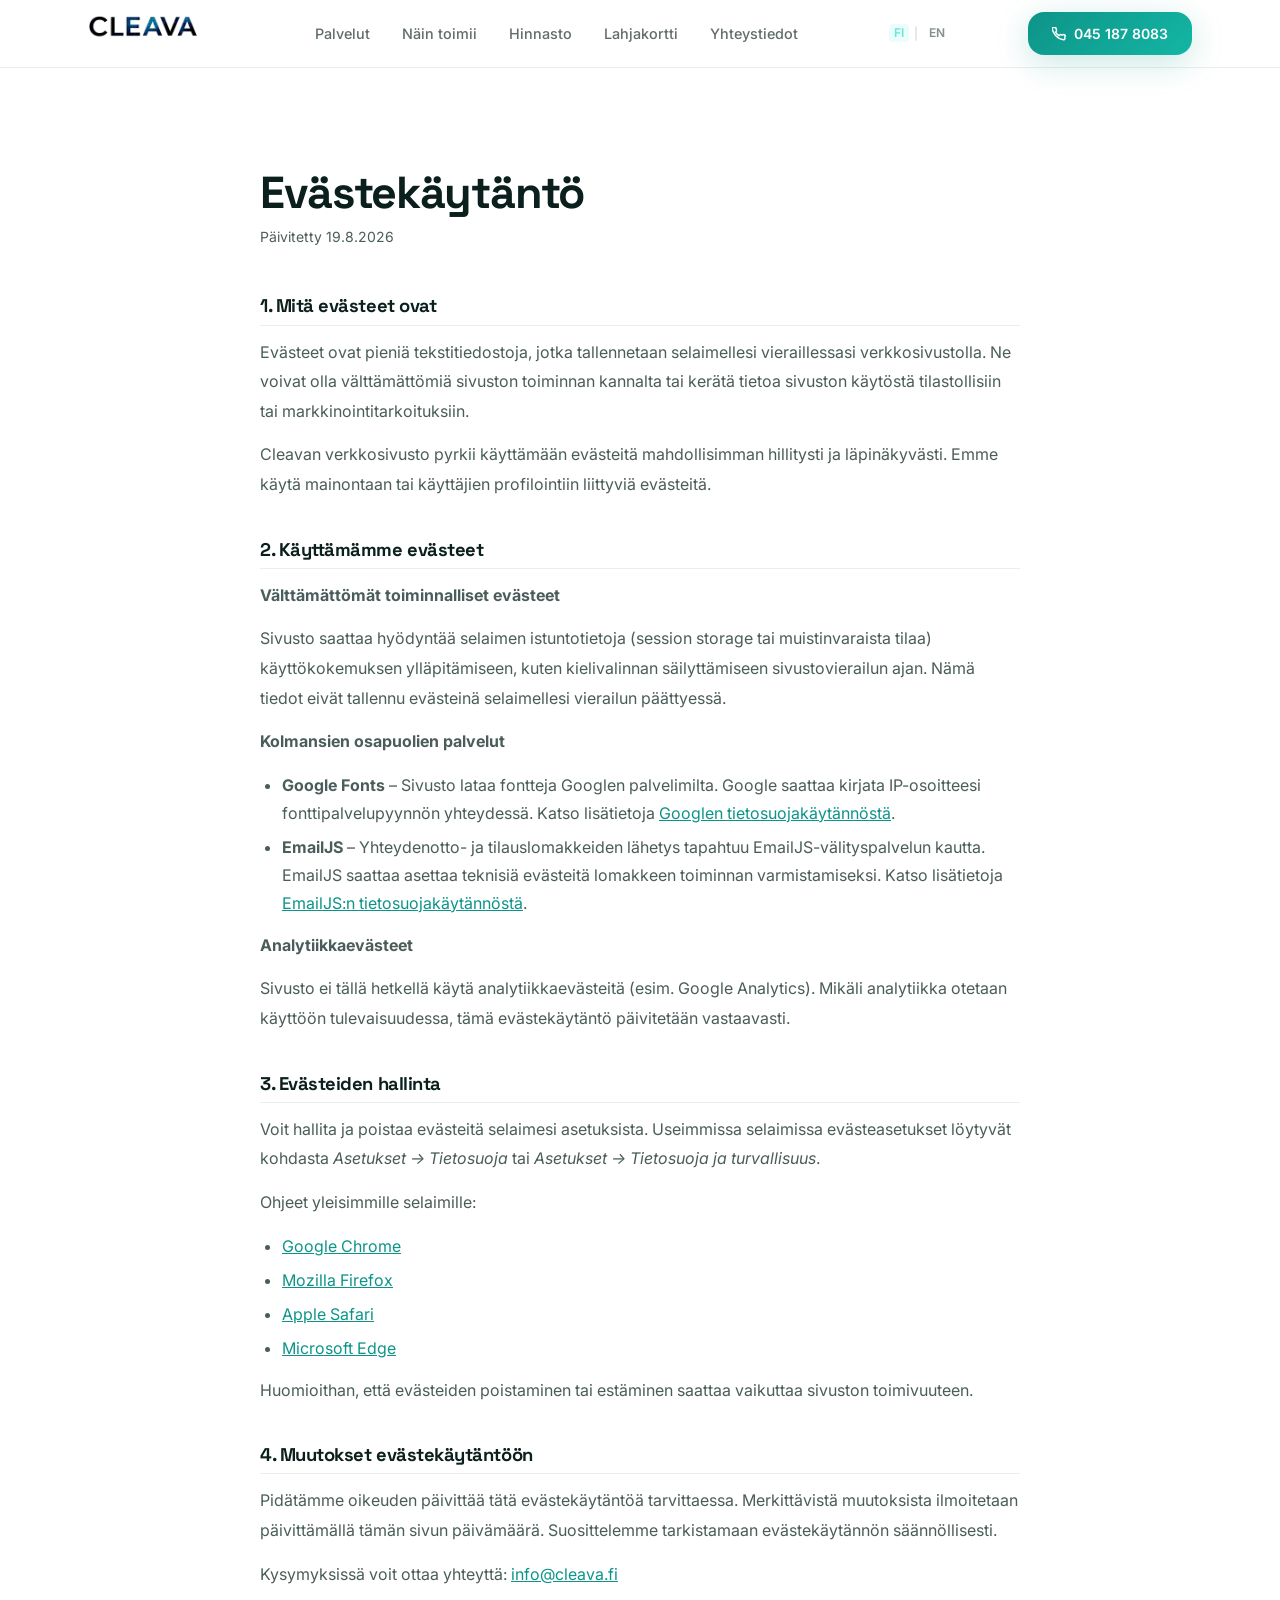
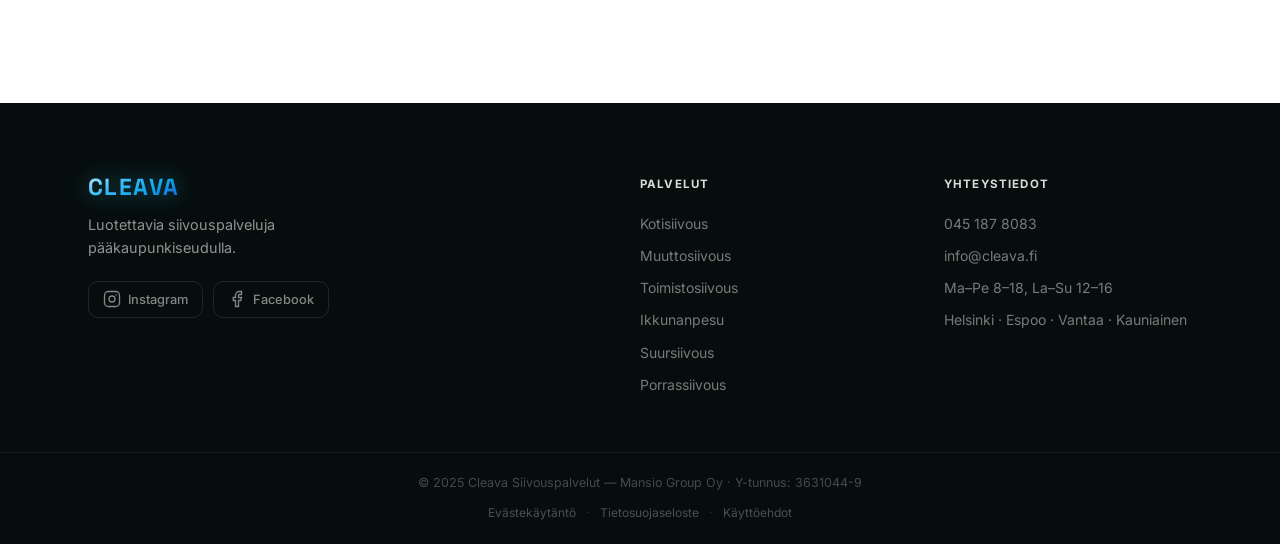
<file: evastekaytanto.html>
<!DOCTYPE html>
<html lang="fi">
<head>
  <meta charset="UTF-8" />
  <meta name="viewport" content="width=device-width, initial-scale=1.0" />
  <meta name="description" content="Cleava – Evästekäytäntö. Tietoa siitä, miten käytämme evästeitä verkkosivustollamme." />
  <title>Evästekäytäntö – Cleava</title>
  <meta name="robots" content="noindex">
  <link rel="preconnect" href="https://fonts.googleapis.com" />
  <link rel="preconnect" href="https://fonts.gstatic.com" crossorigin />
  <link href="https://fonts.googleapis.com/css2?family=Space+Grotesk:wght@600;700&family=Inter:wght@400;500;600&display=swap" rel="stylesheet" />
  <link rel="stylesheet" href="css/style.css" />
</head>
<body>

<header class="site-header" id="site-header">
  <div class="container header-inner">
    <a href="index.html" class="logo" aria-label="Cleava – etusivulle">
      <img src="images/logo.png" alt="Cleava" class="logo-img" height="38">
    </a>
    <nav class="desktop-nav" aria-label="Päänavigaatio">
      <ul>
        <li><a href="index.html#palvelut">Palvelut</a></li>
        <li><a href="index.html#nain-toimii">Näin toimii</a></li>
        <li><a href="index.html#hinnasto">Hinnasto</a></li>
        <li><a href="index.html#lahjakortti">Lahjakortti</a></li>
        <li><a href="index.html#yhteystiedot">Yhteystiedot</a></li>
      </ul>
    </nav>
    <div class="lang-switcher" role="group" aria-label="Kielivalinta">
      <button class="lang-btn active" data-lang="fi" aria-pressed="true">FI</button>
      <span aria-hidden="true">|</span>
      <button class="lang-btn" data-lang="en" aria-pressed="false">EN</button>
    </div>
    <div class="header-right">
      <a href="tel:0451878083" class="btn btn-gradient btn-sm" aria-label="Soita: 045 187 8083">
        <svg width="14" height="14" viewBox="0 0 24 24" fill="none" stroke="currentColor" stroke-width="2.5" stroke-linecap="round" stroke-linejoin="round" aria-hidden="true"><path d="M22 16.92v3a2 2 0 01-2.18 2 19.79 19.79 0 01-8.63-3.07A19.5 19.5 0 013.07 9.81a19.79 19.79 0 01-3.07-8.66A2 2 0 012 .81h3a2 2 0 012 1.72c.127.96.361 1.903.7 2.81a2 2 0 01-.45 2.11L6.09 8.91a16 16 0 006 6l1.27-1.27a2 2 0 012.11-.45c.907.339 1.85.573 2.81.7A2 2 0 0122 16.92z"/></svg>
        045 187 8083
      </a>
      <button class="hamburger" id="hamburger" aria-label="Avaa valikko" aria-expanded="false" aria-controls="mobile-menu">
        <span class="bar"></span><span class="bar"></span><span class="bar"></span>
      </button>
    </div>
  </div>
</header>

<div class="mobile-menu" id="mobile-menu" hidden role="dialog" aria-modal="true" aria-label="Mobiilinavigaatio">
  <button class="mobile-close" id="mobile-close" aria-label="Sulje valikko">
    <svg width="24" height="24" viewBox="0 0 24 24" fill="none" stroke="currentColor" stroke-width="2.5" stroke-linecap="round" aria-hidden="true"><path d="M18 6L6 18M6 6l12 12"/></svg>
  </button>
  <nav>
    <ul>
      <li><a href="index.html#palvelut"     class="mobile-link">Palvelut</a></li>
      <li><a href="index.html#nain-toimii"  class="mobile-link">Näin toimii</a></li>
      <li><a href="index.html#hinnasto"     class="mobile-link">Hinnasto</a></li>
      <li><a href="index.html#lahjakortti"  class="mobile-link">Lahjakortti</a></li>
      <li><a href="index.html#yhteystiedot" class="mobile-link">Yhteystiedot</a></li>
    </ul>
  </nav>
  <div class="lang-switcher lang-switcher--mobile" role="group" aria-label="Kielivalinta">
    <button class="lang-btn active" data-lang="fi" aria-pressed="true">FI</button>
    <span aria-hidden="true">|</span>
    <button class="lang-btn" data-lang="en" aria-pressed="false">EN</button>
  </div>
  <a href="tel:0451878083" class="btn btn-gradient mobile-cta">📞 045 187 8083</a>
</div>

<main>
  <section class="section">
    <div class="container">
      <div class="legal-content">

        <h1>Evästekäytäntö</h1>
        <span class="legal-date">Päivitetty 19.8.2026</span>

        <h2>1. Mitä evästeet ovat</h2>
        <p>Evästeet ovat pieniä tekstitiedostoja, jotka tallennetaan selaimellesi vieraillessasi verkkosivustolla. Ne voivat olla välttämättömiä sivuston toiminnan kannalta tai kerätä tietoa sivuston käytöstä tilastollisiin tai markkinointitarkoituksiin.</p>
        <p>Cleavan verkkosivusto pyrkii käyttämään evästeitä mahdollisimman hillitysti ja läpinäkyvästi. Emme käytä mainontaan tai käyttäjien profilointiin liittyviä evästeitä.</p>

        <h2>2. Käyttämämme evästeet</h2>
        <p><strong>Välttämättömät toiminnalliset evästeet</strong></p>
        <p>Sivusto saattaa hyödyntää selaimen istuntotietoja (session storage tai muistinvaraista tilaa) käyttökokemuksen ylläpitämiseen, kuten kielivalinnan säilyttämiseen sivustovierailun ajan. Nämä tiedot eivät tallennu evästeinä selaimellesi vierailun päättyessä.</p>

        <p><strong>Kolmansien osapuolien palvelut</strong></p>
        <ul>
          <li><strong>Google Fonts</strong> – Sivusto lataa fontteja Googlen palvelimilta. Google saattaa kirjata IP-osoitteesi fonttipalvelupyynnön yhteydessä. Katso lisätietoja <a href="https://policies.google.com/privacy" target="_blank" rel="noopener">Googlen tietosuojakäytännöstä</a>.</li>
          <li><strong>EmailJS</strong> – Yhteydenotto- ja tilauslomakkeiden lähetys tapahtuu EmailJS-välityspalvelun kautta. EmailJS saattaa asettaa teknisiä evästeitä lomakkeen toiminnan varmistamiseksi. Katso lisätietoja <a href="https://www.emailjs.com/legal/privacy-policy/" target="_blank" rel="noopener">EmailJS:n tietosuojakäytännöstä</a>.</li>
        </ul>

        <p><strong>Analytiikkaevästeet</strong></p>
        <p>Sivusto ei tällä hetkellä käytä analytiikkaevästeitä (esim. Google Analytics). Mikäli analytiikka otetaan käyttöön tulevaisuudessa, tämä evästekäytäntö päivitetään vastaavasti.</p>

        <h2>3. Evästeiden hallinta</h2>
        <p>Voit hallita ja poistaa evästeitä selaimesi asetuksista. Useimmissa selaimissa evästeasetukset löytyvät kohdasta <em>Asetukset → Tietosuoja</em> tai <em>Asetukset → Tietosuoja ja turvallisuus</em>.</p>
        <p>Ohjeet yleisimmille selaimille:</p>
        <ul>
          <li><a href="https://support.google.com/chrome/answer/95647" target="_blank" rel="noopener">Google Chrome</a></li>
          <li><a href="https://support.mozilla.org/fi/kb/selaushistorian-hallinta" target="_blank" rel="noopener">Mozilla Firefox</a></li>
          <li><a href="https://support.apple.com/fi-fi/guide/safari/sfri11471/mac" target="_blank" rel="noopener">Apple Safari</a></li>
          <li><a href="https://support.microsoft.com/fi-fi/microsoft-edge/evasteiden-poistaminen-microsoft-edgessa" target="_blank" rel="noopener">Microsoft Edge</a></li>
        </ul>
        <p>Huomioithan, että evästeiden poistaminen tai estäminen saattaa vaikuttaa sivuston toimivuuteen.</p>

        <h2>4. Muutokset evästekäytäntöön</h2>
        <p>Pidätämme oikeuden päivittää tätä evästekäytäntöä tarvittaessa. Merkittävistä muutoksista ilmoitetaan päivittämällä tämän sivun päivämäärä. Suosittelemme tarkistamaan evästekäytännön säännöllisesti.</p>
        <p>Kysymyksissä voit ottaa yhteyttä: <a href="mailto:info@cleava.fi">info@cleava.fi</a></p>

      </div>
    </div>
  </section>
</main>

<footer class="site-footer">
  <div class="container footer-inner">
    <div class="footer-brand">
      <a href="index.html" class="logo footer-logo" aria-label="Cleava etusivulle">
        <span class="logo-word">Cleava</span>
      </a>
      <p>Luotettavia siivouspalveluja pääkaupunkiseudulla.</p>
      <div class="footer-social" aria-label="Sosiaalinen media">
        <a href="#" class="social-btn" aria-label="Instagram" rel="noopener noreferrer">
          <svg viewBox="0 0 24 24" fill="none" stroke="currentColor" stroke-width="1.75" width="18" height="18" aria-hidden="true"><rect x="2" y="2" width="20" height="20" rx="5"/><circle cx="12" cy="12" r="4"/><circle cx="17.5" cy="6.5" r="1" fill="currentColor" stroke="none"/></svg>
          Instagram
        </a>
        <a href="#" class="social-btn" aria-label="Facebook" rel="noopener noreferrer">
          <svg viewBox="0 0 24 24" fill="none" stroke="currentColor" stroke-width="1.75" width="18" height="18" aria-hidden="true"><path d="M18 2h-3a5 5 0 00-5 5v3H7v4h3v8h4v-8h3l1-4h-4V7a1 1 0 011-1h3z"/></svg>
          Facebook
        </a>
      </div>
    </div>
    <div class="footer-col">
      <h4>Palvelut</h4>
      <ul>
        <li><a href="index.html#palvelut">Kotisiivous</a></li>
        <li><a href="index.html#palvelut">Muuttosiivous</a></li>
        <li><a href="index.html#palvelut">Toimistosiivous</a></li>
        <li><a href="index.html#palvelut">Ikkunanpesu</a></li>
        <li><a href="index.html#palvelut">Suursiivous</a></li>
        <li><a href="index.html#palvelut">Porrassiivous</a></li>
      </ul>
    </div>
    <div class="footer-col">
      <h4>Yhteystiedot</h4>
      <ul>
        <li><a href="tel:0451878083">045 187 8083</a></li>
        <li><a href="mailto:info@cleava.fi">info@cleava.fi</a></li>
        <li>Ma–Pe 8–18, La–Su 12–16</li>
        <li>Helsinki · Espoo · Vantaa · Kauniainen</li>
      </ul>
    </div>
  </div>
  <div class="footer-bottom">
    <div class="container">
      <p>© 2025 Cleava Siivouspalvelut — Mansio Group Oy · Y-tunnus: 3631044-9</p>
      <p class="footer-legal-links">
        <a href="evastekaytanto.html">Evästekäytäntö</a>
        <span aria-hidden="true">·</span>
        <a href="tietosuojaseloste.html">Tietosuojaseloste</a>
        <span aria-hidden="true">·</span>
        <a href="kayttoehdot.html">Käyttöehdot</a>
      </p>
    </div>
  </div>
</footer>

<script src="js/script.js"></script>
</body>
</html>
</file>
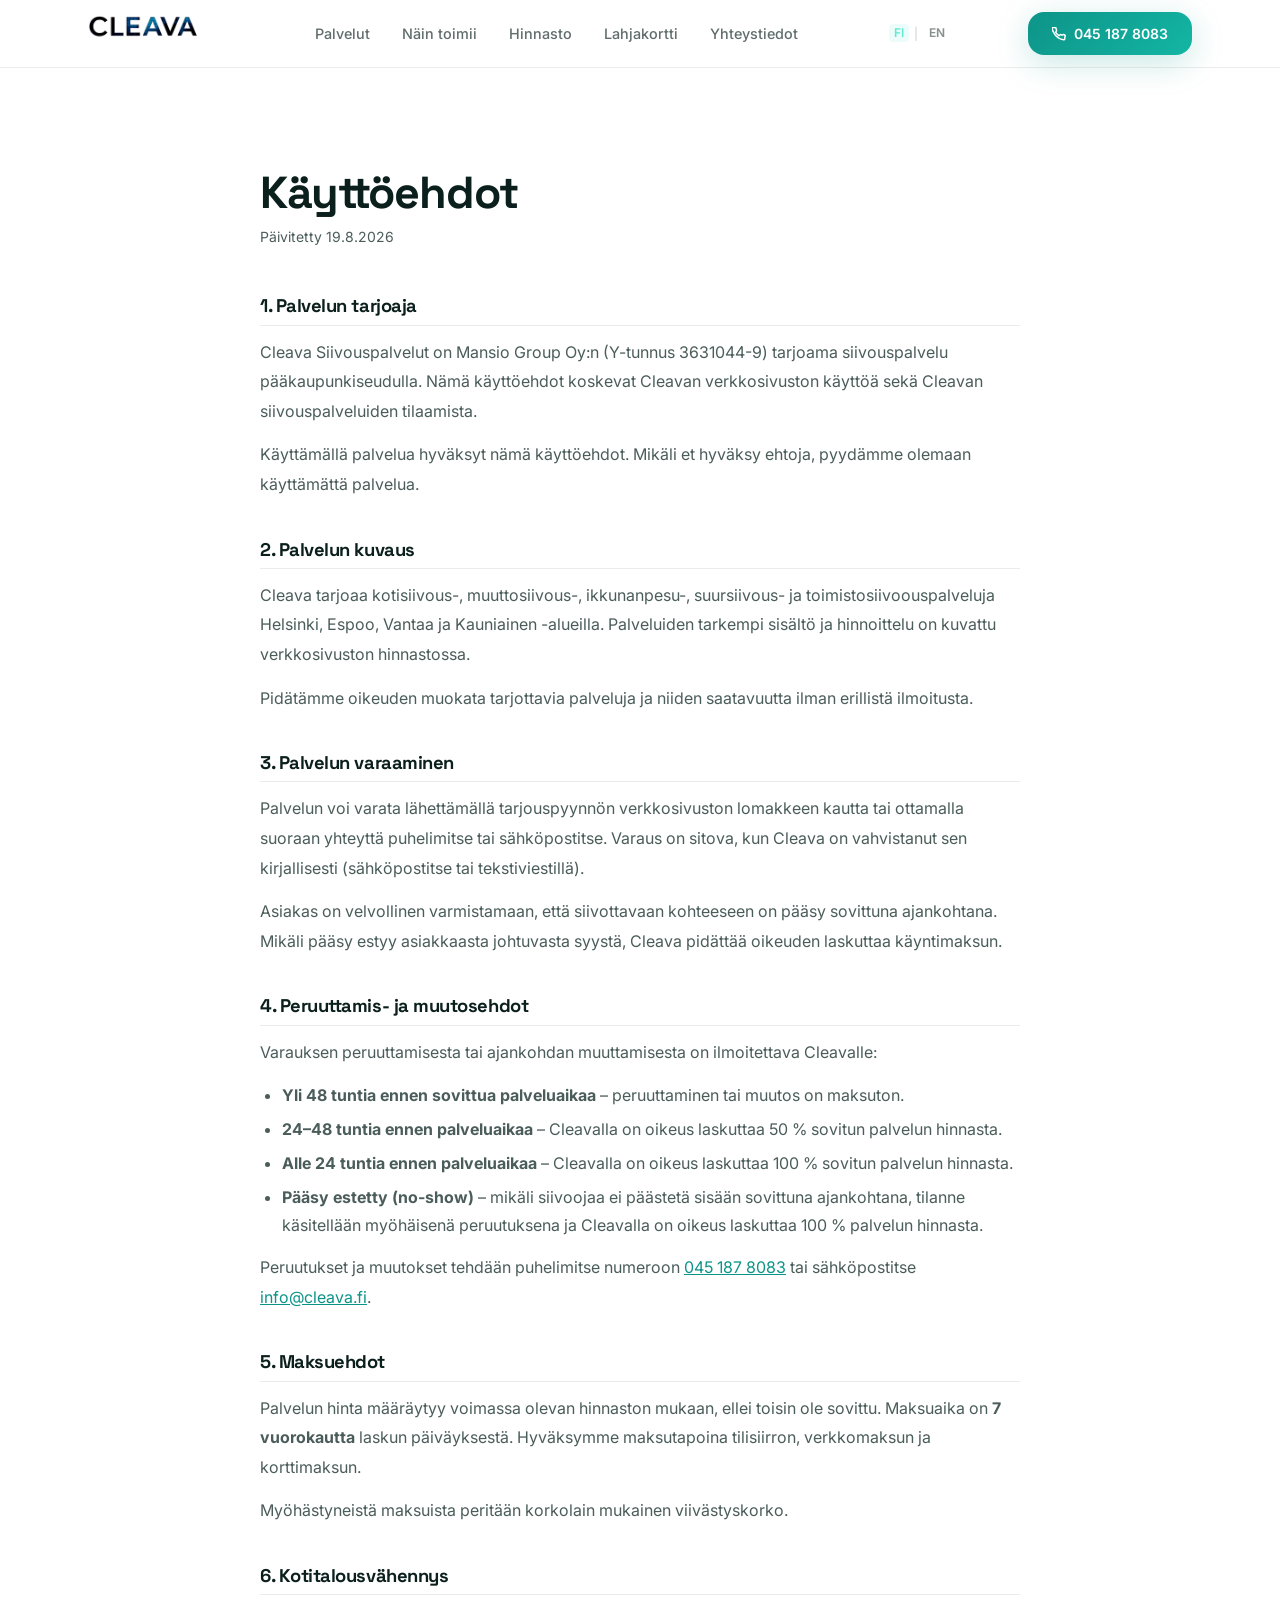
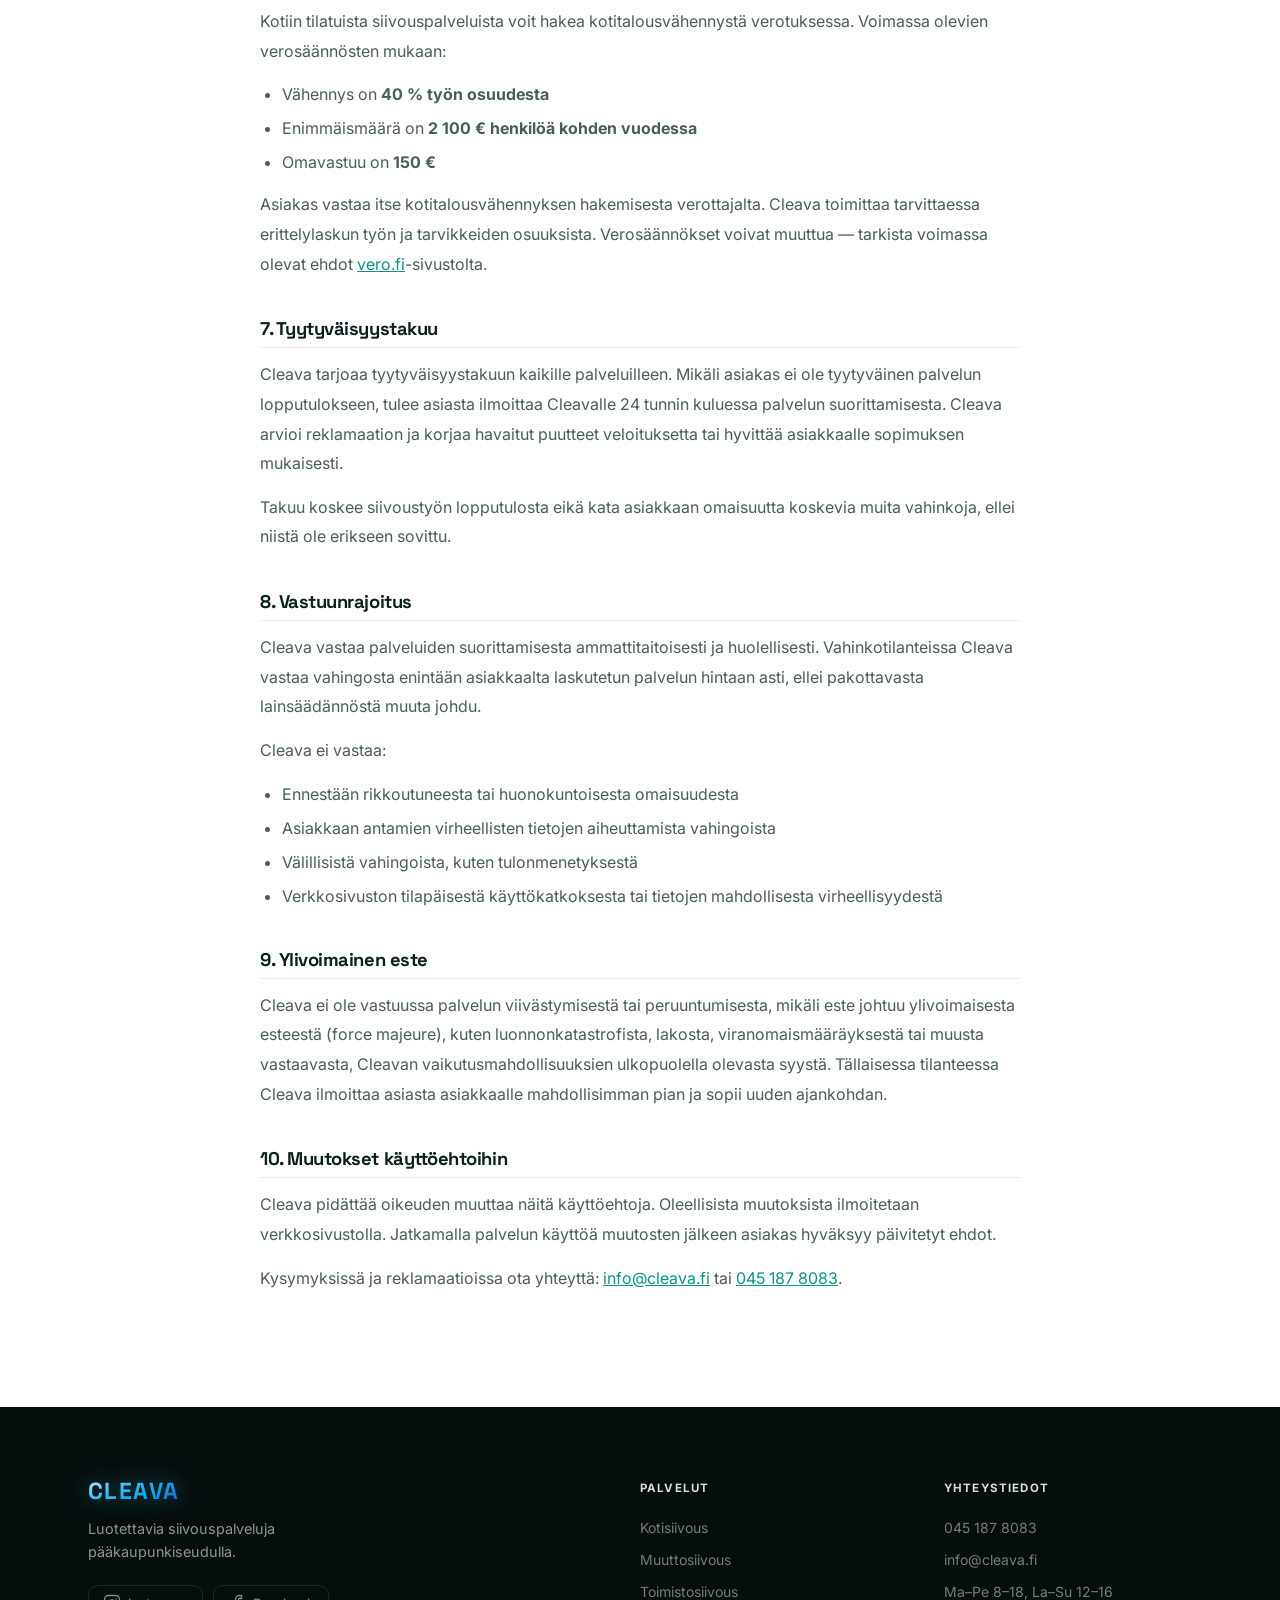
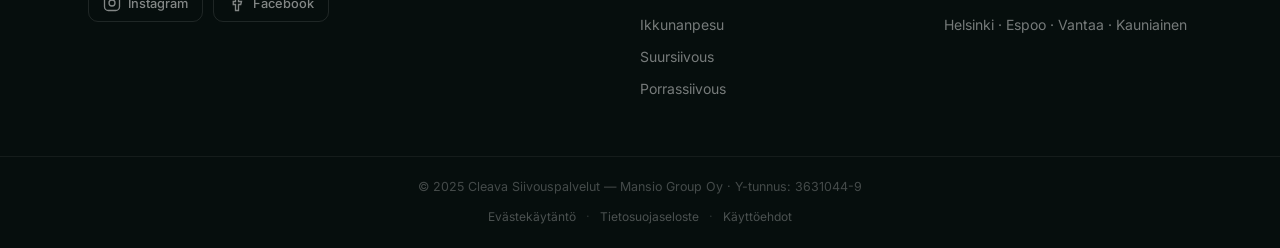
<file: kayttoehdot.html>
<!DOCTYPE html>
<html lang="fi">
<head>
  <meta charset="UTF-8" />
  <meta name="viewport" content="width=device-width, initial-scale=1.0" />
  <meta name="description" content="Cleava – Käyttöehdot. Palvelun käyttöön liittyvät ehdot, varausehdot ja vastuunrajoitukset." />
  <title>Käyttöehdot – Cleava</title>
  <meta name="robots" content="noindex">
  <link rel="preconnect" href="https://fonts.googleapis.com" />
  <link rel="preconnect" href="https://fonts.gstatic.com" crossorigin />
  <link href="https://fonts.googleapis.com/css2?family=Space+Grotesk:wght@600;700&family=Inter:wght@400;500;600&display=swap" rel="stylesheet" />
  <link rel="stylesheet" href="css/style.css" />
</head>
<body>

<header class="site-header" id="site-header">
  <div class="container header-inner">
    <a href="index.html" class="logo" aria-label="Cleava – etusivulle">
      <img src="images/logo.png" alt="Cleava" class="logo-img" height="38">
    </a>
    <nav class="desktop-nav" aria-label="Päänavigaatio">
      <ul>
        <li><a href="index.html#palvelut">Palvelut</a></li>
        <li><a href="index.html#nain-toimii">Näin toimii</a></li>
        <li><a href="index.html#hinnasto">Hinnasto</a></li>
        <li><a href="index.html#lahjakortti">Lahjakortti</a></li>
        <li><a href="index.html#yhteystiedot">Yhteystiedot</a></li>
      </ul>
    </nav>
    <div class="lang-switcher" role="group" aria-label="Kielivalinta">
      <button class="lang-btn active" data-lang="fi" aria-pressed="true">FI</button>
      <span aria-hidden="true">|</span>
      <button class="lang-btn" data-lang="en" aria-pressed="false">EN</button>
    </div>
    <div class="header-right">
      <a href="tel:0451878083" class="btn btn-gradient btn-sm" aria-label="Soita: 045 187 8083">
        <svg width="14" height="14" viewBox="0 0 24 24" fill="none" stroke="currentColor" stroke-width="2.5" stroke-linecap="round" stroke-linejoin="round" aria-hidden="true"><path d="M22 16.92v3a2 2 0 01-2.18 2 19.79 19.79 0 01-8.63-3.07A19.5 19.5 0 013.07 9.81a19.79 19.79 0 01-3.07-8.66A2 2 0 012 .81h3a2 2 0 012 1.72c.127.96.361 1.903.7 2.81a2 2 0 01-.45 2.11L6.09 8.91a16 16 0 006 6l1.27-1.27a2 2 0 012.11-.45c.907.339 1.85.573 2.81.7A2 2 0 0122 16.92z"/></svg>
        045 187 8083
      </a>
      <button class="hamburger" id="hamburger" aria-label="Avaa valikko" aria-expanded="false" aria-controls="mobile-menu">
        <span class="bar"></span><span class="bar"></span><span class="bar"></span>
      </button>
    </div>
  </div>
</header>

<div class="mobile-menu" id="mobile-menu" hidden role="dialog" aria-modal="true" aria-label="Mobiilinavigaatio">
  <button class="mobile-close" id="mobile-close" aria-label="Sulje valikko">
    <svg width="24" height="24" viewBox="0 0 24 24" fill="none" stroke="currentColor" stroke-width="2.5" stroke-linecap="round" aria-hidden="true"><path d="M18 6L6 18M6 6l12 12"/></svg>
  </button>
  <nav>
    <ul>
      <li><a href="index.html#palvelut"     class="mobile-link">Palvelut</a></li>
      <li><a href="index.html#nain-toimii"  class="mobile-link">Näin toimii</a></li>
      <li><a href="index.html#hinnasto"     class="mobile-link">Hinnasto</a></li>
      <li><a href="index.html#lahjakortti"  class="mobile-link">Lahjakortti</a></li>
      <li><a href="index.html#yhteystiedot" class="mobile-link">Yhteystiedot</a></li>
    </ul>
  </nav>
  <div class="lang-switcher lang-switcher--mobile" role="group" aria-label="Kielivalinta">
    <button class="lang-btn active" data-lang="fi" aria-pressed="true">FI</button>
    <span aria-hidden="true">|</span>
    <button class="lang-btn" data-lang="en" aria-pressed="false">EN</button>
  </div>
  <a href="tel:0451878083" class="btn btn-gradient mobile-cta">📞 045 187 8083</a>
</div>

<main>
  <section class="section">
    <div class="container">
      <div class="legal-content">

        <h1>Käyttöehdot</h1>
        <span class="legal-date">Päivitetty 19.8.2026</span>

        <h2>1. Palvelun tarjoaja</h2>
        <p>Cleava Siivouspalvelut on Mansio Group Oy:n (Y-tunnus 3631044-9) tarjoama siivouspalvelu pääkaupunkiseudulla. Nämä käyttöehdot koskevat Cleavan verkkosivuston käyttöä sekä Cleavan siivouspalveluiden tilaamista.</p>
        <p>Käyttämällä palvelua hyväksyt nämä käyttöehdot. Mikäli et hyväksy ehtoja, pyydämme olemaan käyttämättä palvelua.</p>

        <h2>2. Palvelun kuvaus</h2>
        <p>Cleava tarjoaa kotisiivous-, muuttosiivous-, ikkunanpesu-, suursiivous- ja toimistosiivoouspalveluja Helsinki, Espoo, Vantaa ja Kauniainen -alueilla. Palveluiden tarkempi sisältö ja hinnoittelu on kuvattu verkkosivuston hinnastossa.</p>
        <p>Pidätämme oikeuden muokata tarjottavia palveluja ja niiden saatavuutta ilman erillistä ilmoitusta.</p>

        <h2>3. Palvelun varaaminen</h2>
        <p>Palvelun voi varata lähettämällä tarjouspyynnön verkkosivuston lomakkeen kautta tai ottamalla suoraan yhteyttä puhelimitse tai sähköpostitse. Varaus on sitova, kun Cleava on vahvistanut sen kirjallisesti (sähköpostitse tai tekstiviestillä).</p>
        <p>Asiakas on velvollinen varmistamaan, että siivottavaan kohteeseen on pääsy sovittuna ajankohtana. Mikäli pääsy estyy asiakkaasta johtuvasta syystä, Cleava pidättää oikeuden laskuttaa käyntimaksun.</p>

        <h2>4. Peruuttamis- ja muutosehdot</h2>
        <p>Varauksen peruuttamisesta tai ajankohdan muuttamisesta on ilmoitettava Cleavalle:</p>
        <ul>
          <li><strong>Yli 48 tuntia ennen sovittua palveluaikaa</strong> – peruuttaminen tai muutos on maksuton.</li>
          <li><strong>24–48 tuntia ennen palveluaikaa</strong> – Cleavalla on oikeus laskuttaa 50 % sovitun palvelun hinnasta.</li>
          <li><strong>Alle 24 tuntia ennen palveluaikaa</strong> – Cleavalla on oikeus laskuttaa 100 % sovitun palvelun hinnasta.</li>
          <li><strong>Pääsy estetty (no-show)</strong> – mikäli siivoojaa ei päästetä sisään sovittuna ajankohtana, tilanne käsitellään myöhäisenä peruutuksena ja Cleavalla on oikeus laskuttaa 100 % palvelun hinnasta.</li>
        </ul>
        <p>Peruutukset ja muutokset tehdään puhelimitse numeroon <a href="tel:0451878083">045 187 8083</a> tai sähköpostitse <a href="mailto:info@cleava.fi">info@cleava.fi</a>.</p>

        <h2>5. Maksuehdot</h2>
        <p>Palvelun hinta määräytyy voimassa olevan hinnaston mukaan, ellei toisin ole sovittu. Maksuaika on <strong>7 vuorokautta</strong> laskun päiväyksestä. Hyväksymme maksutapoina tilisiirron, verkkomaksun ja korttimaksun.</p>
        <p>Myöhästyneistä maksuista peritään korkolain mukainen viivästyskorko.</p>

        <h2>6. Kotitalousvähennys</h2>
        <p>Kotiin tilatuista siivouspalveluista voit hakea kotitalousvähennystä verotuksessa. Voimassa olevien verosäännösten mukaan:</p>
        <ul>
          <li>Vähennys on <strong>40 % työn osuudesta</strong></li>
          <li>Enimmäismäärä on <strong>2 100 € henkilöä kohden vuodessa</strong></li>
          <li>Omavastuu on <strong>150 €</strong></li>
        </ul>
        <p>Asiakas vastaa itse kotitalousvähennyksen hakemisesta verottajalta. Cleava toimittaa tarvittaessa erittelylaskun työn ja tarvikkeiden osuuksista. Verosäännökset voivat muuttua — tarkista voimassa olevat ehdot <a href="https://www.vero.fi" target="_blank" rel="noopener">vero.fi</a>-sivustolta.</p>

        <h2>7. Tyytyväisyystakuu</h2>
        <p>Cleava tarjoaa tyytyväisyystakuun kaikille palveluilleen. Mikäli asiakas ei ole tyytyväinen palvelun lopputulokseen, tulee asiasta ilmoittaa Cleavalle 24 tunnin kuluessa palvelun suorittamisesta. Cleava arvioi reklamaation ja korjaa havaitut puutteet veloituksetta tai hyvittää asiakkaalle sopimuksen mukaisesti.</p>
        <p>Takuu koskee siivoustyön lopputulosta eikä kata asiakkaan omaisuutta koskevia muita vahinkoja, ellei niistä ole erikseen sovittu.</p>

        <h2>8. Vastuunrajoitus</h2>
        <p>Cleava vastaa palveluiden suorittamisesta ammattitaitoisesti ja huolellisesti. Vahinkotilanteissa Cleava vastaa vahingosta enintään asiakkaalta laskutetun palvelun hintaan asti, ellei pakottavasta lainsäädännöstä muuta johdu.</p>
        <p>Cleava ei vastaa:</p>
        <ul>
          <li>Ennestään rikkoutuneesta tai huonokuntoisesta omaisuudesta</li>
          <li>Asiakkaan antamien virheellisten tietojen aiheuttamista vahingoista</li>
          <li>Välillisistä vahingoista, kuten tulonmenetyksestä</li>
          <li>Verkkosivuston tilapäisestä käyttökatkoksesta tai tietojen mahdollisesta virheellisyydestä</li>
        </ul>

        <h2>9. Ylivoimainen este</h2>
        <p>Cleava ei ole vastuussa palvelun viivästymisestä tai peruuntumisesta, mikäli este johtuu ylivoimaisesta esteestä (force majeure), kuten luonnonkatastrofista, lakosta, viranomaismääräyksestä tai muusta vastaavasta, Cleavan vaikutusmahdollisuuksien ulkopuolella olevasta syystä. Tällaisessa tilanteessa Cleava ilmoittaa asiasta asiakkaalle mahdollisimman pian ja sopii uuden ajankohdan.</p>

        <h2>10. Muutokset käyttöehtoihin</h2>
        <p>Cleava pidättää oikeuden muuttaa näitä käyttöehtoja. Oleellisista muutoksista ilmoitetaan verkkosivustolla. Jatkamalla palvelun käyttöä muutosten jälkeen asiakas hyväksyy päivitetyt ehdot.</p>
        <p>Kysymyksissä ja reklamaatioissa ota yhteyttä: <a href="mailto:info@cleava.fi">info@cleava.fi</a> tai <a href="tel:0451878083">045 187 8083</a>.</p>

      </div>
    </div>
  </section>
</main>

<footer class="site-footer">
  <div class="container footer-inner">
    <div class="footer-brand">
      <a href="index.html" class="logo footer-logo" aria-label="Cleava etusivulle">
        <span class="logo-word">Cleava</span>
      </a>
      <p>Luotettavia siivouspalveluja pääkaupunkiseudulla.</p>
      <div class="footer-social" aria-label="Sosiaalinen media">
        <a href="#" class="social-btn" aria-label="Instagram" rel="noopener noreferrer">
          <svg viewBox="0 0 24 24" fill="none" stroke="currentColor" stroke-width="1.75" width="18" height="18" aria-hidden="true"><rect x="2" y="2" width="20" height="20" rx="5"/><circle cx="12" cy="12" r="4"/><circle cx="17.5" cy="6.5" r="1" fill="currentColor" stroke="none"/></svg>
          Instagram
        </a>
        <a href="#" class="social-btn" aria-label="Facebook" rel="noopener noreferrer">
          <svg viewBox="0 0 24 24" fill="none" stroke="currentColor" stroke-width="1.75" width="18" height="18" aria-hidden="true"><path d="M18 2h-3a5 5 0 00-5 5v3H7v4h3v8h4v-8h3l1-4h-4V7a1 1 0 011-1h3z"/></svg>
          Facebook
        </a>
      </div>
    </div>
    <div class="footer-col">
      <h4>Palvelut</h4>
      <ul>
        <li><a href="index.html#palvelut">Kotisiivous</a></li>
        <li><a href="index.html#palvelut">Muuttosiivous</a></li>
        <li><a href="index.html#palvelut">Toimistosiivous</a></li>
        <li><a href="index.html#palvelut">Ikkunanpesu</a></li>
        <li><a href="index.html#palvelut">Suursiivous</a></li>
        <li><a href="index.html#palvelut">Porrassiivous</a></li>
      </ul>
    </div>
    <div class="footer-col">
      <h4>Yhteystiedot</h4>
      <ul>
        <li><a href="tel:0451878083">045 187 8083</a></li>
        <li><a href="mailto:info@cleava.fi">info@cleava.fi</a></li>
        <li>Ma–Pe 8–18, La–Su 12–16</li>
        <li>Helsinki · Espoo · Vantaa · Kauniainen</li>
      </ul>
    </div>
  </div>
  <div class="footer-bottom">
    <div class="container">
      <p>© 2025 Cleava Siivouspalvelut — Mansio Group Oy · Y-tunnus: 3631044-9</p>
      <p class="footer-legal-links">
        <a href="evastekaytanto.html">Evästekäytäntö</a>
        <span aria-hidden="true">·</span>
        <a href="tietosuojaseloste.html">Tietosuojaseloste</a>
        <span aria-hidden="true">·</span>
        <a href="kayttoehdot.html">Käyttöehdot</a>
      </p>
    </div>
  </div>
</footer>

<script src="js/script.js"></script>
</body>
</html>
</file>
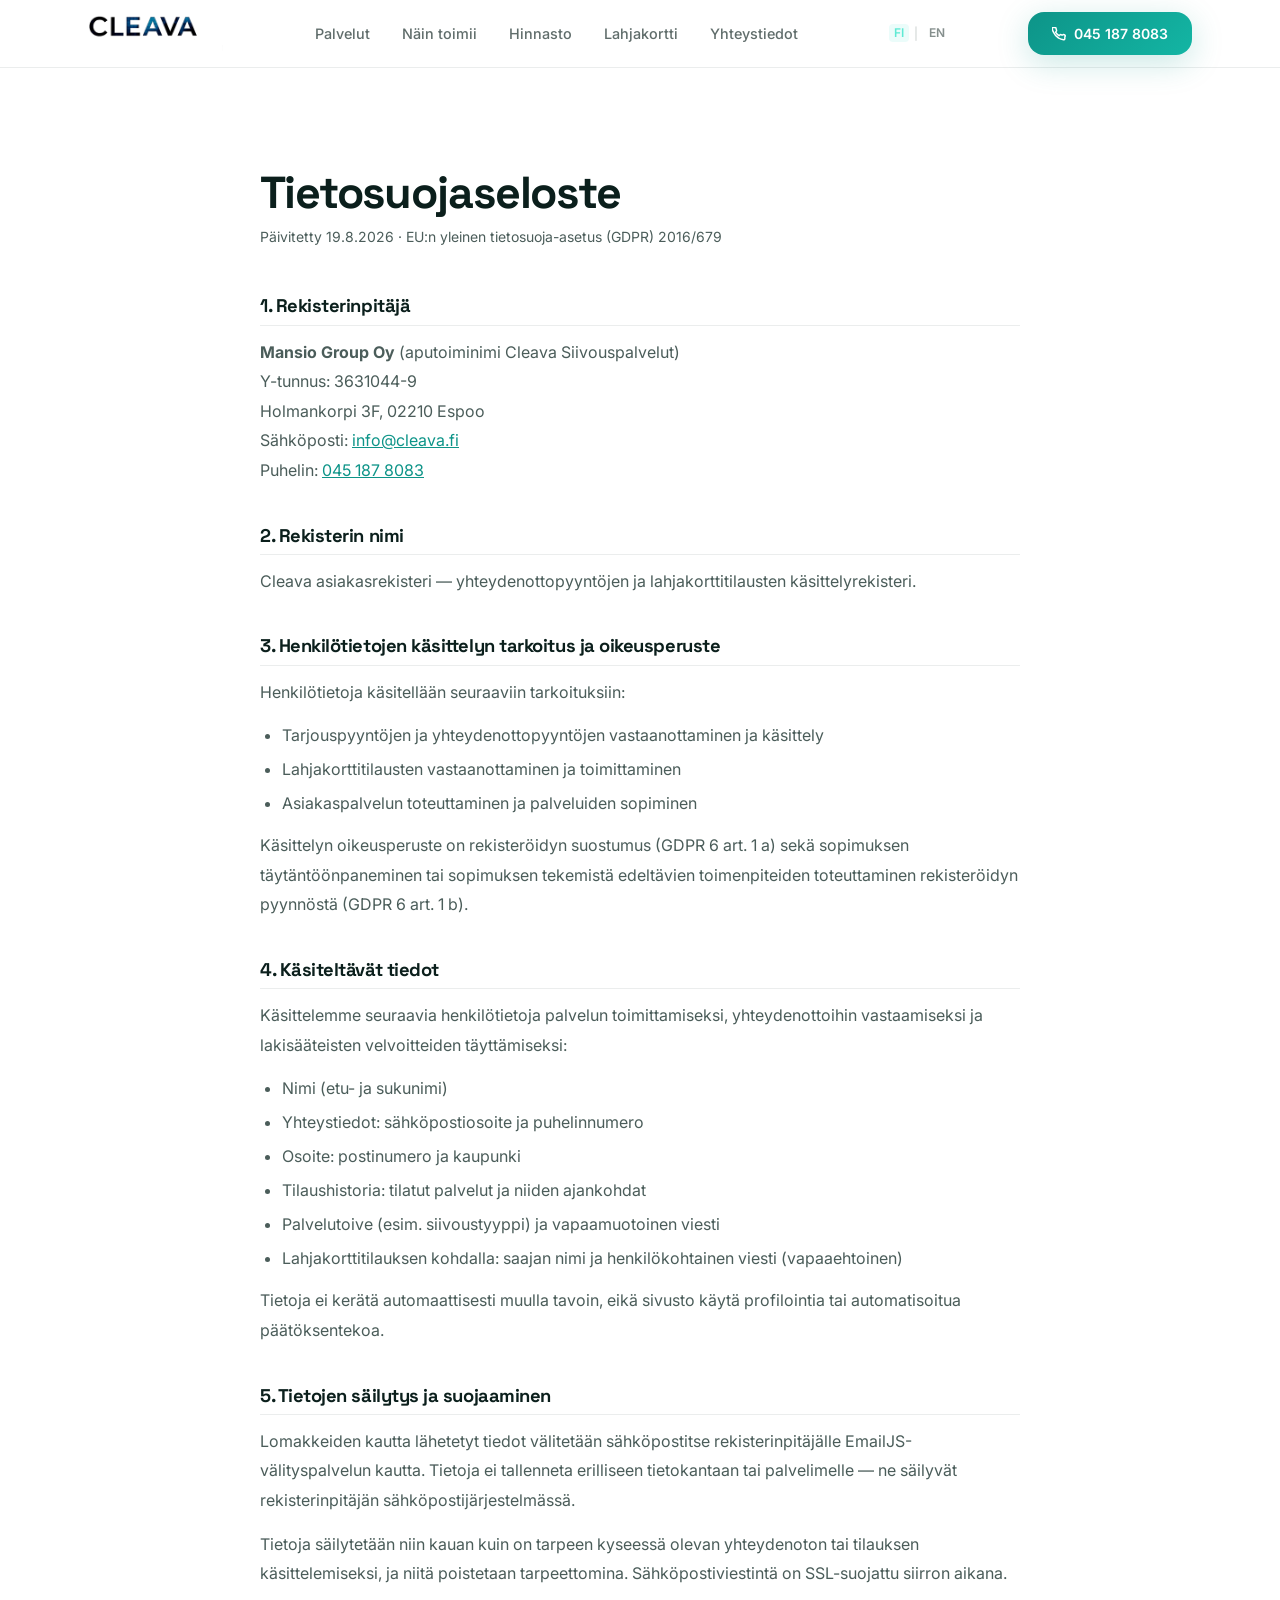
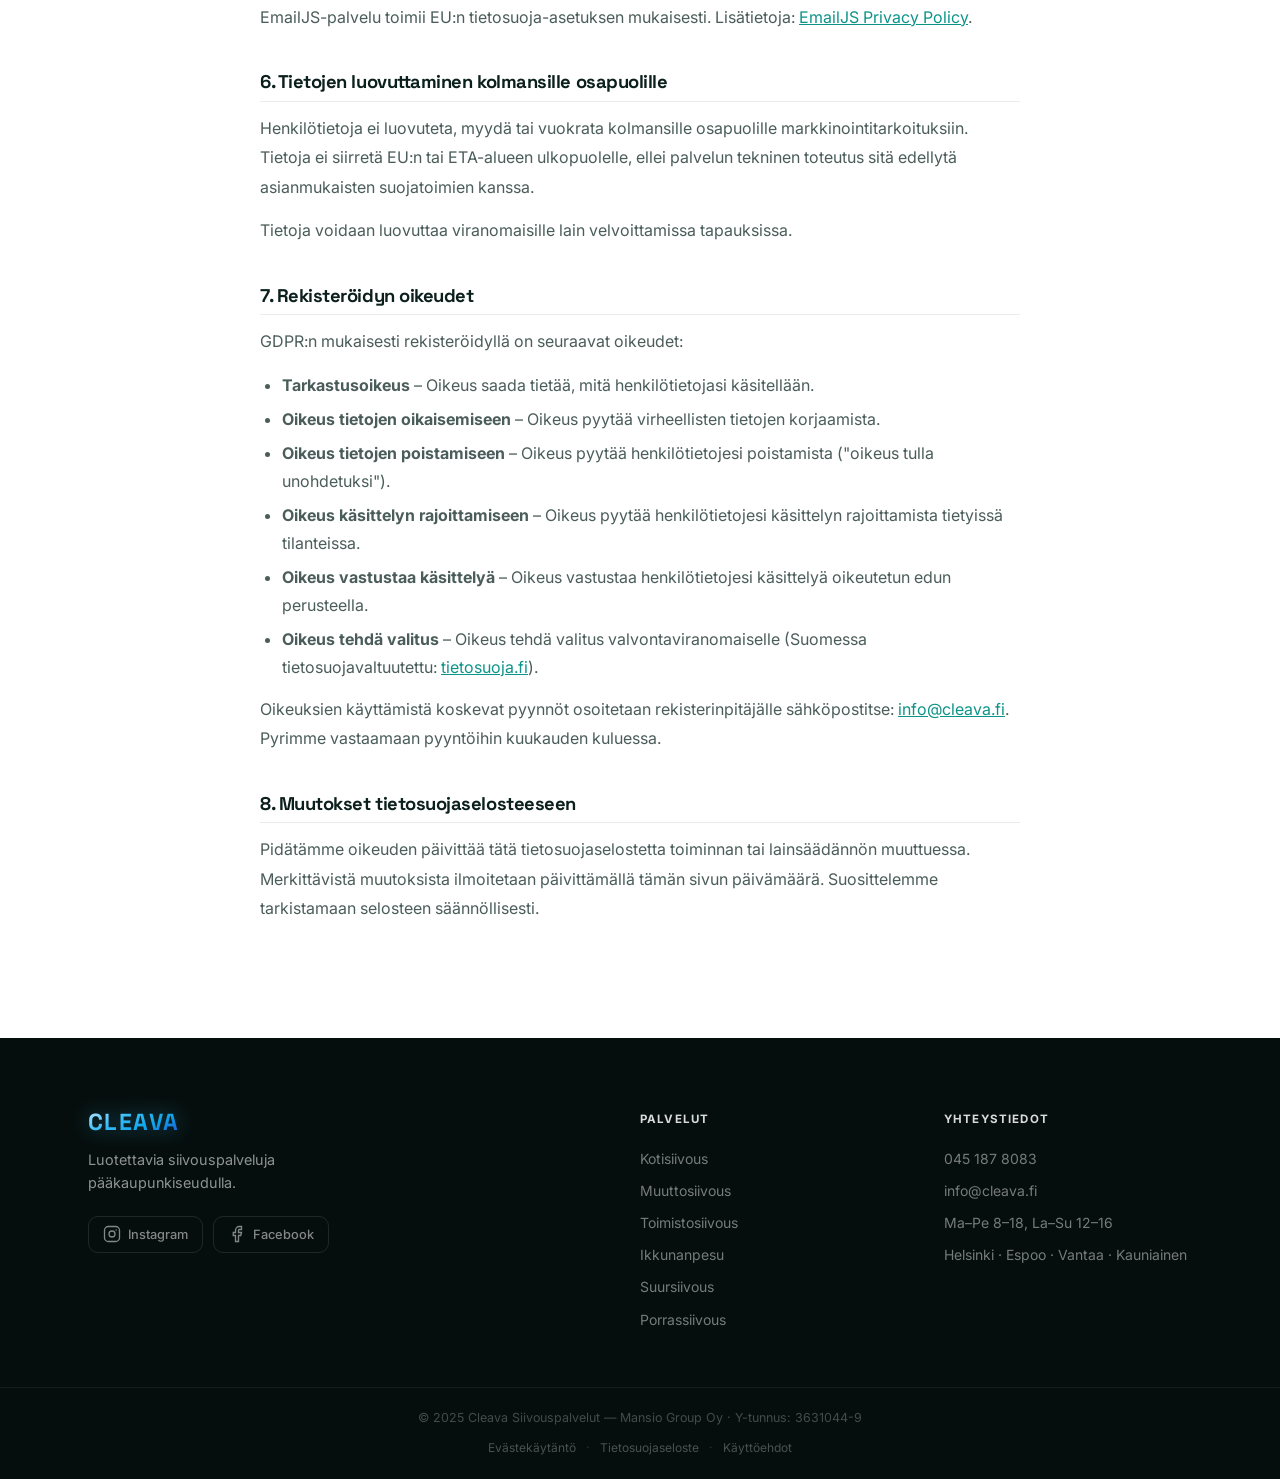
<file: tietosuojaseloste.html>
<!DOCTYPE html>
<html lang="fi">
<head>
  <meta charset="UTF-8" />
  <meta name="viewport" content="width=device-width, initial-scale=1.0" />
  <meta name="description" content="Cleava – Tietosuojaseloste. Tietoa henkilötietojen käsittelystä GDPR:n mukaisesti." />
  <title>Tietosuojaseloste – Cleava</title>
  <meta name="robots" content="noindex">
  <link rel="preconnect" href="https://fonts.googleapis.com" />
  <link rel="preconnect" href="https://fonts.gstatic.com" crossorigin />
  <link href="https://fonts.googleapis.com/css2?family=Space+Grotesk:wght@600;700&family=Inter:wght@400;500;600&display=swap" rel="stylesheet" />
  <link rel="stylesheet" href="css/style.css" />
</head>
<body>

<header class="site-header" id="site-header">
  <div class="container header-inner">
    <a href="index.html" class="logo" aria-label="Cleava – etusivulle">
      <img src="images/logo.png" alt="Cleava" class="logo-img" height="38">
    </a>
    <nav class="desktop-nav" aria-label="Päänavigaatio">
      <ul>
        <li><a href="index.html#palvelut">Palvelut</a></li>
        <li><a href="index.html#nain-toimii">Näin toimii</a></li>
        <li><a href="index.html#hinnasto">Hinnasto</a></li>
        <li><a href="index.html#lahjakortti">Lahjakortti</a></li>
        <li><a href="index.html#yhteystiedot">Yhteystiedot</a></li>
      </ul>
    </nav>
    <div class="lang-switcher" role="group" aria-label="Kielivalinta">
      <button class="lang-btn active" data-lang="fi" aria-pressed="true">FI</button>
      <span aria-hidden="true">|</span>
      <button class="lang-btn" data-lang="en" aria-pressed="false">EN</button>
    </div>
    <div class="header-right">
      <a href="tel:0451878083" class="btn btn-gradient btn-sm" aria-label="Soita: 045 187 8083">
        <svg width="14" height="14" viewBox="0 0 24 24" fill="none" stroke="currentColor" stroke-width="2.5" stroke-linecap="round" stroke-linejoin="round" aria-hidden="true"><path d="M22 16.92v3a2 2 0 01-2.18 2 19.79 19.79 0 01-8.63-3.07A19.5 19.5 0 013.07 9.81a19.79 19.79 0 01-3.07-8.66A2 2 0 012 .81h3a2 2 0 012 1.72c.127.96.361 1.903.7 2.81a2 2 0 01-.45 2.11L6.09 8.91a16 16 0 006 6l1.27-1.27a2 2 0 012.11-.45c.907.339 1.85.573 2.81.7A2 2 0 0122 16.92z"/></svg>
        045 187 8083
      </a>
      <button class="hamburger" id="hamburger" aria-label="Avaa valikko" aria-expanded="false" aria-controls="mobile-menu">
        <span class="bar"></span><span class="bar"></span><span class="bar"></span>
      </button>
    </div>
  </div>
</header>

<div class="mobile-menu" id="mobile-menu" hidden role="dialog" aria-modal="true" aria-label="Mobiilinavigaatio">
  <button class="mobile-close" id="mobile-close" aria-label="Sulje valikko">
    <svg width="24" height="24" viewBox="0 0 24 24" fill="none" stroke="currentColor" stroke-width="2.5" stroke-linecap="round" aria-hidden="true"><path d="M18 6L6 18M6 6l12 12"/></svg>
  </button>
  <nav>
    <ul>
      <li><a href="index.html#palvelut"     class="mobile-link">Palvelut</a></li>
      <li><a href="index.html#nain-toimii"  class="mobile-link">Näin toimii</a></li>
      <li><a href="index.html#hinnasto"     class="mobile-link">Hinnasto</a></li>
      <li><a href="index.html#lahjakortti"  class="mobile-link">Lahjakortti</a></li>
      <li><a href="index.html#yhteystiedot" class="mobile-link">Yhteystiedot</a></li>
    </ul>
  </nav>
  <div class="lang-switcher lang-switcher--mobile" role="group" aria-label="Kielivalinta">
    <button class="lang-btn active" data-lang="fi" aria-pressed="true">FI</button>
    <span aria-hidden="true">|</span>
    <button class="lang-btn" data-lang="en" aria-pressed="false">EN</button>
  </div>
  <a href="tel:0451878083" class="btn btn-gradient mobile-cta">📞 045 187 8083</a>
</div>

<main>
  <section class="section">
    <div class="container">
      <div class="legal-content">

        <h1>Tietosuojaseloste</h1>
        <span class="legal-date">Päivitetty 19.8.2026 · EU:n yleinen tietosuoja-asetus (GDPR) 2016/679</span>

        <h2>1. Rekisterinpitäjä</h2>
        <p>
          <strong>Mansio Group Oy</strong> (aputoiminimi Cleava Siivouspalvelut)<br>
          Y-tunnus: 3631044-9<br>
          Holmankorpi 3F, 02210 Espoo<br>
          Sähköposti: <a href="mailto:info@cleava.fi">info@cleava.fi</a><br>
          Puhelin: <a href="tel:0451878083">045 187 8083</a>
        </p>

        <h2>2. Rekisterin nimi</h2>
        <p>Cleava asiakasrekisteri — yhteydenottopyyntöjen ja lahjakorttitilausten käsittelyrekisteri.</p>

        <h2>3. Henkilötietojen käsittelyn tarkoitus ja oikeusperuste</h2>
        <p>Henkilötietoja käsitellään seuraaviin tarkoituksiin:</p>
        <ul>
          <li>Tarjouspyyntöjen ja yhteydenottopyyntöjen vastaanottaminen ja käsittely</li>
          <li>Lahjakorttitilausten vastaanottaminen ja toimittaminen</li>
          <li>Asiakaspalvelun toteuttaminen ja palveluiden sopiminen</li>
        </ul>
        <p>Käsittelyn oikeusperuste on rekisteröidyn suostumus (GDPR 6 art. 1 a) sekä sopimuksen täytäntöönpaneminen tai sopimuksen tekemistä edeltävien toimenpiteiden toteuttaminen rekisteröidyn pyynnöstä (GDPR 6 art. 1 b).</p>

        <h2>4. Käsiteltävät tiedot</h2>
        <p>Käsittelemme seuraavia henkilötietoja palvelun toimittamiseksi, yhteydenottoihin vastaamiseksi ja lakisääteisten velvoitteiden täyttämiseksi:</p>
        <ul>
          <li>Nimi (etu- ja sukunimi)</li>
          <li>Yhteystiedot: sähköpostiosoite ja puhelinnumero</li>
          <li>Osoite: postinumero ja kaupunki</li>
          <li>Tilaushistoria: tilatut palvelut ja niiden ajankohdat</li>
          <li>Palvelutoive (esim. siivoustyyppi) ja vapaamuotoinen viesti</li>
          <li>Lahjakorttitilauksen kohdalla: saajan nimi ja henkilökohtainen viesti (vapaaehtoinen)</li>
        </ul>
        <p>Tietoja ei kerätä automaattisesti muulla tavoin, eikä sivusto käytä profilointia tai automatisoitua päätöksentekoa.</p>

        <h2>5. Tietojen säilytys ja suojaaminen</h2>
        <p>Lomakkeiden kautta lähetetyt tiedot välitetään sähköpostitse rekisterinpitäjälle EmailJS-välityspalvelun kautta. Tietoja ei tallenneta erilliseen tietokantaan tai palvelimelle — ne säilyvät rekisterinpitäjän sähköpostijärjestelmässä.</p>
        <p>Tietoja säilytetään niin kauan kuin on tarpeen kyseessä olevan yhteydenoton tai tilauksen käsittelemiseksi, ja niitä poistetaan tarpeettomina. Sähköpostiviestintä on SSL-suojattu siirron aikana.</p>
        <p>EmailJS-palvelu toimii EU:n tietosuoja-asetuksen mukaisesti. Lisätietoja: <a href="https://www.emailjs.com/legal/privacy-policy/" target="_blank" rel="noopener">EmailJS Privacy Policy</a>.</p>

        <h2>6. Tietojen luovuttaminen kolmansille osapuolille</h2>
        <p>Henkilötietoja ei luovuteta, myydä tai vuokrata kolmansille osapuolille markkinointitarkoituksiin. Tietoja ei siirretä EU:n tai ETA-alueen ulkopuolelle, ellei palvelun tekninen toteutus sitä edellytä asianmukaisten suojatoimien kanssa.</p>
        <p>Tietoja voidaan luovuttaa viranomaisille lain velvoittamissa tapauksissa.</p>

        <h2>7. Rekisteröidyn oikeudet</h2>
        <p>GDPR:n mukaisesti rekisteröidyllä on seuraavat oikeudet:</p>
        <ul>
          <li><strong>Tarkastusoikeus</strong> – Oikeus saada tietää, mitä henkilötietojasi käsitellään.</li>
          <li><strong>Oikeus tietojen oikaisemiseen</strong> – Oikeus pyytää virheellisten tietojen korjaamista.</li>
          <li><strong>Oikeus tietojen poistamiseen</strong> – Oikeus pyytää henkilötietojesi poistamista ("oikeus tulla unohdetuksi").</li>
          <li><strong>Oikeus käsittelyn rajoittamiseen</strong> – Oikeus pyytää henkilötietojesi käsittelyn rajoittamista tietyissä tilanteissa.</li>
          <li><strong>Oikeus vastustaa käsittelyä</strong> – Oikeus vastustaa henkilötietojesi käsittelyä oikeutetun edun perusteella.</li>
          <li><strong>Oikeus tehdä valitus</strong> – Oikeus tehdä valitus valvontaviranomaiselle (Suomessa tietosuojavaltuutettu: <a href="https://tietosuoja.fi" target="_blank" rel="noopener">tietosuoja.fi</a>).</li>
        </ul>
        <p>Oikeuksien käyttämistä koskevat pyynnöt osoitetaan rekisterinpitäjälle sähköpostitse: <a href="mailto:info@cleava.fi">info@cleava.fi</a>. Pyrimme vastaamaan pyyntöihin kuukauden kuluessa.</p>

        <h2>8. Muutokset tietosuojaselosteeseen</h2>
        <p>Pidätämme oikeuden päivittää tätä tietosuojaselostetta toiminnan tai lainsäädännön muuttuessa. Merkittävistä muutoksista ilmoitetaan päivittämällä tämän sivun päivämäärä. Suosittelemme tarkistamaan selosteen säännöllisesti.</p>

      </div>
    </div>
  </section>
</main>

<footer class="site-footer">
  <div class="container footer-inner">
    <div class="footer-brand">
      <a href="index.html" class="logo footer-logo" aria-label="Cleava etusivulle">
        <span class="logo-word">Cleava</span>
      </a>
      <p>Luotettavia siivouspalveluja pääkaupunkiseudulla.</p>
      <div class="footer-social" aria-label="Sosiaalinen media">
        <a href="#" class="social-btn" aria-label="Instagram" rel="noopener noreferrer">
          <svg viewBox="0 0 24 24" fill="none" stroke="currentColor" stroke-width="1.75" width="18" height="18" aria-hidden="true"><rect x="2" y="2" width="20" height="20" rx="5"/><circle cx="12" cy="12" r="4"/><circle cx="17.5" cy="6.5" r="1" fill="currentColor" stroke="none"/></svg>
          Instagram
        </a>
        <a href="#" class="social-btn" aria-label="Facebook" rel="noopener noreferrer">
          <svg viewBox="0 0 24 24" fill="none" stroke="currentColor" stroke-width="1.75" width="18" height="18" aria-hidden="true"><path d="M18 2h-3a5 5 0 00-5 5v3H7v4h3v8h4v-8h3l1-4h-4V7a1 1 0 011-1h3z"/></svg>
          Facebook
        </a>
      </div>
    </div>
    <div class="footer-col">
      <h4>Palvelut</h4>
      <ul>
        <li><a href="index.html#palvelut">Kotisiivous</a></li>
        <li><a href="index.html#palvelut">Muuttosiivous</a></li>
        <li><a href="index.html#palvelut">Toimistosiivous</a></li>
        <li><a href="index.html#palvelut">Ikkunanpesu</a></li>
        <li><a href="index.html#palvelut">Suursiivous</a></li>
        <li><a href="index.html#palvelut">Porrassiivous</a></li>
      </ul>
    </div>
    <div class="footer-col">
      <h4>Yhteystiedot</h4>
      <ul>
        <li><a href="tel:0451878083">045 187 8083</a></li>
        <li><a href="mailto:info@cleava.fi">info@cleava.fi</a></li>
        <li>Ma–Pe 8–18, La–Su 12–16</li>
        <li>Helsinki · Espoo · Vantaa · Kauniainen</li>
      </ul>
    </div>
  </div>
  <div class="footer-bottom">
    <div class="container">
      <p>© 2025 Cleava Siivouspalvelut — Mansio Group Oy · Y-tunnus: 3631044-9</p>
      <p class="footer-legal-links">
        <a href="evastekaytanto.html">Evästekäytäntö</a>
        <span aria-hidden="true">·</span>
        <a href="tietosuojaseloste.html">Tietosuojaseloste</a>
        <span aria-hidden="true">·</span>
        <a href="kayttoehdot.html">Käyttöehdot</a>
      </p>
    </div>
  </div>
</footer>

<script src="js/script.js"></script>
</body>
</html>
</file>
<file: css/style.css>
/* ==========================================================
   CLEAVA — Premium stylesheet
   Fonts: Space Grotesk (headings) · Inter (body) via Google Fonts
   ========================================================== */

/* --- TOKENS -------------------------------------------- */
:root {
  --primary:        #0D9488;
  --primary-dark:   #0F766E;
  --primary-deeper: #0A5E57;
  --mint:           #5EEAD4;
  --mint-light:     #CCFBF1;
  --ink:            #0B1F1C;
  --ink-deep:       #060E0D;
  --off-white:      #F8FAF9;
  --white:          #FFFFFF;
  --text:           #1A2B29;
  --muted:          #4B5D5A;
  --border:         rgba(11,31,28,.08);
  --border-dark:    rgba(11,31,28,.08);

  --radius-sm:  10px;
  --radius-md:  16px;
  --radius-lg:  24px;
  --radius-xl:  32px;

  --shadow-sm:  0 1px 4px rgba(0,0,0,.07);
  --shadow-md:  0 4px 20px rgba(0,0,0,.09);
  --shadow-lg:  0 12px 48px rgba(0,0,0,.12);
  --shadow-teal:0 8px 32px rgba(13,148,136,.22);

  --header-h:   68px;
  --max-w:      1160px;

  --font-display: 'Space Grotesk', -apple-system, sans-serif;
  --font-body:    'Inter', -apple-system, sans-serif;

  --ease-out: cubic-bezier(0.16,1,0.3,1);
}

/* --- RESET --------------------------------------------- */
*, *::before, *::after { box-sizing: border-box; margin: 0; padding: 0; }
html { scroll-behavior: smooth; font-size: 16px; -webkit-text-size-adjust: 100%; }
body {
  font-family: var(--font-body);
  color: var(--text);
  background: #FFFFFF;
  line-height: 1.65;
  min-width: 360px;
  overflow-x: hidden;
}
ul { list-style: none; }
a { color: inherit; text-decoration: none; }
img, svg { display: block; }
button { font-family: var(--font-body); cursor: pointer; border: none; background: none; }

/* --- LAYOUT -------------------------------------------- */
.container {
  width: 100%;
  max-width: var(--max-w);
  margin-inline: auto;
  padding-inline: 28px;
}
.section { padding-block: 100px; }
.section-alt { background: #F8FAF9; }
.section-dark { background: #F0FAFA; color: var(--ink); }

/* --- TYPOGRAPHY ---------------------------------------- */
h1, h2, h3, .logo-word, .logo-mark, .stat-num {
  font-family: var(--font-display);
  font-weight: 700;
  letter-spacing: -0.025em;
  line-height: 1.1;
}
h1 { font-size: clamp(2.2rem, 5vw, 3.5rem); }
h2 { font-size: clamp(1.8rem, 3.5vw, 2.6rem); }
h3 { font-size: 1.1rem; font-weight: 600; letter-spacing: -.01em; }

.gradient-text {
  background: linear-gradient(120deg, var(--primary) 0%, var(--mint) 100%);
  -webkit-background-clip: text;
  -webkit-text-fill-color: transparent;
  background-clip: text;
}
.muted-light { color: var(--muted); }

/* SECTION HEADER */
.section-header { text-align: center; margin-bottom: 60px; }
.section-header h2 { margin-block: 16px 12px; }
.section-sub {
  color: var(--muted);
  font-size: 1.05rem;
  max-width: 500px;
  margin-inline: auto;
}

/* SECTION PILL LABEL */
.section-pill {
  display: inline-flex;
  align-items: center;
  gap: 6px;
  background: rgba(13,148,136,.08);
  color: var(--primary);
  border: 1px solid rgba(13,148,136,.18);
  border-radius: 100px;
  padding: 5px 14px;
  font-family: var(--font-body);
  font-size: 0.72rem;
  font-weight: 600;
  letter-spacing: .10em;
  text-transform: uppercase;
}
.section-pill--light {
  background: rgba(94,234,212,.10);
  color: var(--mint);
  border-color: rgba(94,234,212,.22);
}

/* --- BUTTONS ------------------------------------------- */
.btn {
  display: inline-flex;
  align-items: center;
  justify-content: center;
  gap: 8px;
  font-family: var(--font-body);
  font-weight: 600;
  border-radius: var(--radius-md);
  cursor: pointer;
  white-space: nowrap;
  transition: transform .18s var(--ease-out), box-shadow .18s ease, background .18s ease, opacity .18s ease;
  text-decoration: none;
}
.btn:focus-visible { outline: 3px solid var(--mint); outline-offset: 3px; }

.btn-gradient {
  background: linear-gradient(135deg, var(--primary) 0%, #14B8A6 60%, var(--mint) 100%);
  background-size: 200% auto;
  color: #fff;
  padding: 13px 26px;
  font-size: .9375rem;
  box-shadow: var(--shadow-teal);
  transition: box-shadow .22s ease, transform .18s var(--ease-out), background-position .3s ease;
}
.btn-gradient:hover {
  background-position: right center;
  box-shadow: 0 10px 40px rgba(13,148,136,.45);
  transform: translateY(-2px);
}
.btn-gradient:active { transform: translateY(0); }

.btn-ghost {
  background: transparent;
  color: rgba(11,31,28,.85);
  border: 1.5px solid rgba(11,31,28,.18);
  padding: 12px 24px;
  font-size: .9375rem;
}
.btn-ghost:hover { border-color: var(--primary); color: var(--primary); background: rgba(13,148,136,.06); }

.btn-outline-teal {
  background: transparent;
  color: var(--mint);
  border: 1.5px solid rgba(94,234,212,.3);
  padding: 10px 20px;
  font-size: .875rem;
}
.btn-outline-teal:hover { border-color: var(--mint); color: #fff; background: rgba(94,234,212,.1); }

.btn-lg { padding: 15px 32px; font-size: 1rem; }
.btn-sm { padding: 9px 18px; font-size: .85rem; }
.btn-full { width: 100%; }


/* ==========================================================
   HEADER
   ========================================================== */
.site-header {
  position: sticky;
  top: 0;
  z-index: 1000;
  height: var(--header-h);
  background: #FFFFFF;
  border-bottom: 1px solid rgba(11,31,28,.08);
  transition: box-shadow .25s ease, height .25s ease;
}
.site-header.scrolled {
  height: 60px;
  background: #FFFFFF;
  box-shadow: 0 4px 24px rgba(0,0,0,.08);
}
.header-inner {
  display: flex;
  align-items: center;
  justify-content: space-between;
  height: 100%;
}

/* LOGO */
.logo {
  display: flex;
  align-items: center;
  gap: 8px;
  text-decoration: none;
  flex-shrink: 0;
}
.logo-mark {
  width: 32px; height: 32px;
  background: linear-gradient(135deg, var(--primary), var(--mint));
  color: #fff;
  border-radius: 9px;
  display: flex;
  align-items: center;
  justify-content: center;
  font-family: var(--font-display);
  font-size: 1rem;
  font-weight: 700;
  flex-shrink: 0;
}
.logo-word {
  font-size: 1.45rem;
  font-weight: 800;
  letter-spacing: .06em;
  text-transform: uppercase;
  background: linear-gradient(155deg, #BAE6FD 0%, #38BDF8 35%, #0EA5E9 65%, #1D4ED8 100%);
  -webkit-background-clip: text;
  -webkit-text-fill-color: transparent;
  background-clip: text;
  filter: drop-shadow(0 0 10px rgba(56,189,248,.45));
}
.logo-img {
  display: block;
  height: 38px;
  width: auto;
  object-fit: contain;
}

/* DESKTOP NAV */
.desktop-nav ul {
  display: flex;
  gap: 4px;
}
.desktop-nav a {
  font-size: .9rem;
  font-weight: 500;
  color: rgba(11,31,28,.65);
  padding: 7px 14px;
  border-radius: var(--radius-sm);
  transition: color .15s, background .15s;
}
.desktop-nav a:hover { color: var(--primary); background: rgba(13,148,136,.07); }

.header-right { display: flex; align-items: center; gap: 12px; }

/* HAMBURGER */
.hamburger {
  display: none;
  flex-direction: column;
  gap: 5px;
  width: 38px; height: 38px;
  align-items: center;
  justify-content: center;
  border-radius: var(--radius-sm);
  transition: background .15s;
}
.hamburger:hover { background: rgba(13,148,136,.08); }
.bar {
  width: 20px; height: 2px;
  background: rgba(11,31,28,.75);
  border-radius: 2px;
  transition: transform .3s ease, opacity .3s ease;
  transform-origin: center;
}
.hamburger[aria-expanded="true"] .bar:nth-child(1) { transform: translateY(7px) rotate(45deg); }
.hamburger[aria-expanded="true"] .bar:nth-child(2) { opacity: 0; transform: scaleX(0); }
.hamburger[aria-expanded="true"] .bar:nth-child(3) { transform: translateY(-7px) rotate(-45deg); }

/* MOBILE MENU */
.mobile-menu {
  position: fixed;
  inset: 0;
  z-index: 999;
  background: rgba(6,14,13,.97);
  backdrop-filter: blur(24px);
  -webkit-backdrop-filter: blur(24px);
  display: flex;
  flex-direction: column;
  align-items: center;
  justify-content: center;
  gap: 12px;
  opacity: 0;
  pointer-events: none;
  transition: opacity .28s ease;
}
.mobile-menu[hidden] { display: flex !important; }
.mobile-menu:not([hidden]) { opacity: 1; pointer-events: all; }
.mobile-close {
  position: absolute;
  top: 20px; right: 24px;
  color: rgba(255,255,255,.6);
  padding: 8px;
  border-radius: var(--radius-sm);
  transition: color .15s, background .15s;
}
.mobile-close:hover { color: #fff; background: rgba(255,255,255,.08); }
.mobile-menu nav ul { display: flex; flex-direction: column; align-items: center; gap: 4px; margin-bottom: 28px; }
.mobile-link {
  display: block;
  font-family: var(--font-display);
  font-size: clamp(1.5rem, 5vw, 2rem);
  font-weight: 700;
  color: rgba(255,255,255,.85);
  padding: 12px 32px;
  border-radius: var(--radius-md);
  letter-spacing: -.02em;
  transition: color .15s, background .15s;
}
.mobile-link:hover { color: var(--mint); background: rgba(255,255,255,.04); }
.mobile-cta { font-size: .9375rem; }


/* ==========================================================
   HERO
   ========================================================== */
.hero {
  position: relative;
  overflow: hidden;
  padding-top: calc(var(--header-h) + 80px);
  padding-bottom: 100px;
  background: #0A1918; /* tumma fallback jos video ei lataudu */
}

/* sulavasti häipyvä alareuna */
.hero::after {
  content: '';
  position: absolute;
  left: 0; right: 0; bottom: 0;
  height: 160px;
  background: linear-gradient(to bottom, transparent 0%, #F0FAFA 100%);
  z-index: 4;
  pointer-events: none;
}

/* VIDEO BACKGROUND */
.hero-video-bg {
  position: absolute;
  inset: 0;
  width: 100%;
  height: 100%;
  object-fit: cover;
  object-position: center center;
  z-index: 0;
}
.hero-video-overlay {
  position: absolute;
  inset: 0;
  background: rgba(10,25,24,.46);
  z-index: 1;
}
@media (prefers-reduced-motion: reduce) {
  .hero-video-bg { display: none; }
  .hero-video-overlay { background: rgba(10,25,24,.92); }
}

.hero-inner {
  display: block;
  text-align: center;
  max-width: 720px;
  width: 100%;
  margin-inline: auto;
  position: relative;
  z-index: 5;
}

/* AURORA BLOBS — piilotettu, video riittää */
.aurora { display: none; }
.a1 {
  width: 520px; height: 520px;
  background: radial-gradient(circle, var(--mint), transparent 70%);
  top: -15%; right: 5%;
  animation: aura1 28s ease-in-out infinite;
}
.a2 {
  width: 400px; height: 400px;
  background: radial-gradient(circle, var(--primary), transparent 70%);
  bottom: -10%; left: -5%;
  animation: aura2 22s ease-in-out infinite;
}
.a3 {
  width: 300px; height: 300px;
  background: radial-gradient(circle, #14B8A6, transparent 70%);
  top: 30%; left: 30%;
  animation: aura3 34s ease-in-out infinite;
  opacity: .28;
}

@keyframes aura1 {
  0%,100% { transform: translate(0,0) scale(1); }
  33%      { transform: translate(-60px, 40px) scale(1.08); }
  66%      { transform: translate(40px,-30px) scale(.94); }
}
@keyframes aura2 {
  0%,100% { transform: translate(0,0) scale(1); }
  50%     { transform: translate(80px,-50px) scale(1.12); }
}
@keyframes aura3 {
  0%,100% { transform: translate(0,0) rotate(0deg); }
  50%     { transform: translate(-40px, 60px) rotate(15deg); }
}

/* HERO TEXT */
.hero-eyebrow {
  font-family: var(--font-display);
  font-size: .72rem;
  font-weight: 700;
  letter-spacing: .18em;
  text-transform: uppercase;
  color: rgba(255,255,255,.60);
  margin-bottom: 22px;
}
.hero-headline {
  font-family: var(--font-display);
  font-size: clamp(2.4rem, 5.5vw, 4rem);
  font-weight: 700;
  letter-spacing: -.03em;
  line-height: 1.08;
  color: #FFFFFF;
  margin-bottom: 24px;
}
.hl-accent { color: #38BDF8; }
.hero-sub {
  font-size: 1.05rem;
  color: rgba(255,255,255,.65);
  max-width: 500px;
  margin-inline: auto;
  margin-bottom: 40px;
  line-height: 1.7;
}
.hero-ctas {
  display: flex;
  flex-wrap: wrap;
  justify-content: center;
  gap: 14px;
}
.btn-hero-white {
  background: #FFFFFF;
  color: var(--ink);
  border-radius: 100px;
  padding: 15px 34px;
  font-size: 1rem;
  font-weight: 600;
  transition: background .18s, transform .18s, box-shadow .18s;
}
.btn-hero-white:hover {
  background: rgba(255,255,255,.88);
  transform: translateY(-2px);
  box-shadow: 0 8px 28px rgba(0,0,0,.25);
}

/* HERO VISUAL / CARD AREA */
.hero-visual { display: none; }
.hero-ring {
  position: absolute;
  border-radius: 50%;
  pointer-events: none;
}
.ring-1 {
  width: 380px; height: 380px;
  background: radial-gradient(circle, rgba(94,234,212,.22), transparent 70%);
  top: 50%; left: 50%;
  transform: translate(-50%,-50%);
}
.ring-2 {
  width: 240px; height: 240px;
  background: radial-gradient(circle, rgba(13,148,136,.18), transparent 70%);
  bottom: 20px; right: -20px;
}

/* THE FLOATING GLASS CARD */
.hero-card {
  position: relative;
  width: 100%;
  max-width: 340px;
  background: rgba(255,255,255,.95);
  backdrop-filter: blur(20px);
  -webkit-backdrop-filter: blur(20px);
  border: 1px solid rgba(11,31,28,.08);
  border-radius: var(--radius-lg);
  padding: 26px;
  box-shadow:
    0 2px 4px rgba(0,0,0,.05),
    0 10px 40px rgba(13,148,136,.12),
    0 24px 64px rgba(0,0,0,.08);
  animation: cardFloat 6s ease-in-out infinite;
  overflow: hidden;
  z-index: 2;
}
@keyframes cardFloat {
  0%,100% { transform: translateY(0); }
  50%      { transform: translateY(-14px); }
}

/* SHINE SWEEP */
.hero-card-shine {
  position: absolute;
  inset: 0;
  border-radius: inherit;
  overflow: hidden;
  pointer-events: none;
  z-index: 10;
}
.hero-card-shine::after {
  content: '';
  position: absolute;
  top: -60%;
  left: -80%;
  width: 50%;
  height: 220%;
  background: linear-gradient(105deg, transparent 40%, rgba(255,255,255,.55) 50%, transparent 60%);
  animation: shine 8s 1.4s ease-in-out infinite;
}
@keyframes shine {
  0%, 80% { transform: translateX(0) skewX(-10deg); opacity: 1; }
  90%      { transform: translateX(600%) skewX(-10deg); opacity: 1; }
  91%,100% { transform: translateX(600%) skewX(-10deg); opacity: 0; }
}

/* Card internal styles */
.hc-head {
  display: flex;
  align-items: center;
  gap: 10px;
  margin-bottom: 20px;
}
.hc-avatar {
  width: 36px; height: 36px;
  background: linear-gradient(135deg, var(--primary), var(--mint));
  color: #fff;
  border-radius: 10px;
  display: flex; align-items: center; justify-content: center;
  font-family: var(--font-display);
  font-size: .9375rem;
  font-weight: 700;
  flex-shrink: 0;
}
.hc-name { font-weight: 700; font-size: .875rem; color: var(--ink); line-height: 1.2; }
.hc-brand { font-size: .72rem; color: var(--muted); }
.hc-status {
  margin-left: auto;
  background: rgba(16,185,129,.12);
  color: #059669;
  border: 1px solid rgba(16,185,129,.25);
  border-radius: 100px;
  padding: 3px 10px;
  font-size: .72rem;
  font-weight: 600;
  white-space: nowrap;
}
.hc-body { display: flex; flex-direction: column; gap: 10px; margin-bottom: 18px; }
.hc-row { display: flex; align-items: center; justify-content: space-between; gap: 8px; }
.hc-label { font-size: .75rem; color: var(--muted); font-weight: 500; flex-shrink: 0; }
.hc-tag {
  background: rgba(13,148,136,.1);
  color: var(--primary-dark);
  border: 1px solid rgba(13,148,136,.2);
  border-radius: 100px;
  padding: 2px 10px;
  font-size: .75rem;
  font-weight: 600;
}
.hc-val { font-size: .8125rem; font-weight: 500; color: var(--ink); }
.hc-divider { height: 1px; background: rgba(11,31,28,.08); margin-block: 4px; }
.hc-price-row { display: flex; align-items: baseline; justify-content: space-between; }
.hc-price-label { font-size: .75rem; color: var(--muted); }
.hc-price {
  font-family: var(--font-display);
  font-size: 1.625rem;
  font-weight: 700;
  color: var(--primary);
  letter-spacing: -.02em;
}
.hc-price small { font-size: .75rem; font-weight: 500; color: var(--muted); }
.hc-cta {
  width: 100%;
  padding: 10px;
  background: linear-gradient(135deg, var(--primary), var(--mint));
  color: #fff;
  border-radius: var(--radius-md);
  font-weight: 600;
  font-size: .875rem;
  cursor: default;
  opacity: .92;
}

/* FLOATING CHIPS */
.hero-chip {
  position: absolute;
  background: rgba(255,255,255,.95);
  backdrop-filter: blur(12px);
  -webkit-backdrop-filter: blur(12px);
  border: 1px solid rgba(11,31,28,.09);
  border-radius: 100px;
  padding: 8px 16px;
  font-size: .8125rem;
  font-weight: 600;
  color: var(--ink);
  box-shadow: 0 4px 16px rgba(0,0,0,.10), 0 0 0 1px rgba(13,148,136,.06);
  white-space: nowrap;
  z-index: 3;
}
.chip-a { top: 12px; right: -12px; animation: chipFloat 5s ease-in-out infinite; }
.chip-b { bottom: 70px; left: -20px; animation: chipFloat 5s 2s ease-in-out infinite; }
@keyframes chipFloat {
  0%,100% { transform: translateY(0) rotate(-1.5deg); }
  50%      { transform: translateY(-9px) rotate(1.5deg); }
}


/* ==========================================================
   STAT BAND
   ========================================================== */
.stats-band { padding-block: 72px; }
.stats-grid {
  display: grid;
  grid-template-columns: repeat(4, 1fr);
  gap: 24px;
  text-align: center;
}
.stat-item { padding: 20px; }
.stat-num {
  font-size: clamp(2.5rem, 5vw, 3.5rem);
  font-weight: 700;
  background: linear-gradient(135deg, var(--primary) 0%, var(--mint) 100%);
  -webkit-background-clip: text;
  -webkit-text-fill-color: transparent;
  background-clip: text;
  margin-bottom: 8px;
  display: block;
}
.stat-lbl {
  font-size: .9rem;
  color: var(--muted);
  font-weight: 500;
}


/* ==========================================================
   SERVICES
   ========================================================== */
.services-section { background: transparent; }
.services-grid {
  display: grid;
  grid-template-columns: repeat(auto-fill, minmax(290px, 1fr));
  gap: 22px;
}
.svc-card {
  background: #FFFFFF;
  border: 1px solid rgba(11,31,28,.08);
  border-radius: var(--radius-lg);
  padding: 30px 26px;
  display: flex;
  flex-direction: column;
  gap: 12px;
  box-shadow: var(--shadow-sm);
  transition: transform .22s var(--ease-out), box-shadow .22s ease, border-color .22s ease;
  position: relative;
  overflow: hidden;
}
.svc-card::before {
  content: '';
  position: absolute;
  inset: -1px;
  border-radius: inherit;
  background: linear-gradient(135deg, var(--primary), var(--mint));
  opacity: 0;
  transition: opacity .25s ease;
  z-index: 0;
}
.svc-card > * { position: relative; z-index: 1; }
.svc-card:hover { transform: translateY(-4px); box-shadow: var(--shadow-md); }
.svc-card:hover::before { opacity: .08; }
.svc-card:hover { border-color: rgba(13,148,136,.4); }

.svc-icon {
  width: 44px; height: 44px;
  background: linear-gradient(135deg, rgba(13,148,136,.12), rgba(94,234,212,.15));
  border-radius: 12px;
  display: flex; align-items: center; justify-content: center;
  color: var(--primary-dark);
}
.svc-card h3 { font-size: 1.05rem; color: var(--ink); }
.svc-card p { font-size: .9rem; color: var(--muted); flex: 1; line-height: 1.6; }
.svc-foot { display: flex; align-items: center; justify-content: space-between; gap: 8px; margin-top: 4px; }
.svc-price { font-size: .875rem; font-weight: 700; color: var(--primary); }
.svc-custom { color: var(--muted); font-weight: 600; }
.svc-link {
  font-size: .8125rem;
  font-weight: 600;
  color: var(--primary);
  transition: gap .15s, letter-spacing .15s;
  display: inline-flex;
  align-items: center;
  gap: 3px;
}
.svc-link:hover { gap: 6px; }

/* SERVICE GROUPS (Kotitalouksille / Yrityksille) */
.svc-group { }
.svc-group + .svc-group { margin-top: 0; }

.svc-group-header { margin-bottom: 24px; }

.svc-group-pill {
  display: inline-flex;
  align-items: center;
  gap: 7px;
  background: rgba(94,234,212,.10);
  color: var(--mint);
  border: 1px solid rgba(94,234,212,.22);
  border-radius: 100px;
  padding: 6px 16px 6px 10px;
  font-size: .78rem;
  font-weight: 700;
  letter-spacing: .06em;
  text-transform: uppercase;
}
.svc-group-pill--business {
  background: rgba(94,234,212,.07);
  color: var(--mint);
  border-color: rgba(94,234,212,.18);
}

.svc-group-divider {
  margin: 44px 0 36px;
  height: 1px;
  background: linear-gradient(90deg,
    transparent 0%,
    rgba(13,148,136,.22) 25%,
    rgba(94,234,212,.3) 50%,
    rgba(13,148,136,.22) 75%,
    transparent 100%);
}

.svc-group--business {
  background: linear-gradient(160deg, rgba(13,148,136,.05) 0%, rgba(94,234,212,.03) 100%);
  border: 1px solid rgba(13,148,136,.10);
  border-radius: 20px;
  padding: 28px 28px 32px;
}
.svc-group--business .svc-card {
  border-left: 2px solid rgba(13,148,136,.18);
}

.services-grid--business {
  grid-template-columns: repeat(2, 1fr);
}

/* Expanded cards — "Mitä sisältyy" lists */
.svc-includes {
  display: flex;
  flex-direction: column;
  gap: 8px;
  margin-top: 2px;
}
.svc-includes-label {
  font-size: .72rem;
  font-weight: 700;
  letter-spacing: .07em;
  text-transform: uppercase;
  color: var(--primary);
}
.svc-includes-list {
  display: flex;
  flex-direction: column;
  gap: 7px;
  list-style: none;
  padding: 0;
  margin: 0;
}
.svc-includes-list li {
  font-size: .875rem;
  color: var(--muted);
  line-height: 1.45;
  display: flex;
  align-items: flex-start;
  gap: 8px;
}
.svc-includes-list li::before {
  content: '';
  display: inline-block;
  width: 15px;
  height: 15px;
  min-width: 15px;
  margin-top: 1px;
  background-image: url("data:image/svg+xml,%3Csvg xmlns='http://www.w3.org/2000/svg' viewBox='0 0 16 16' fill='none'%3E%3Cpath d='M3 8.5l3 3L13 5' stroke='%230D9488' stroke-width='2' stroke-linecap='round' stroke-linejoin='round'/%3E%3C/svg%3E");
  background-size: contain;
  background-repeat: no-repeat;
}
.svc-price-note {
  font-size: .8125rem;
  color: var(--muted);
  line-height: 1.55;
}
.svc-foot--stacked {
  flex-direction: column;
  align-items: flex-start;
  gap: 10px;
}

@media (max-width: 680px) {
  .services-grid--business { grid-template-columns: 1fr; }
  .svc-group--business { padding: 20px 16px 24px; border-radius: 16px; }
}


/* ==========================================================
   HOW IT WORKS
   ========================================================== */
.how-section {}
.steps-row {
  display: grid;
  grid-template-columns: repeat(4, 1fr);
  gap: 32px;
  position: relative;
}
.step-top {
  display: flex;
  align-items: center;
  margin-bottom: 20px;
}
.step-num {
  width: 52px; height: 52px;
  background: linear-gradient(135deg, var(--primary), var(--mint));
  color: #fff;
  border-radius: 50%;
  display: flex; align-items: center; justify-content: center;
  font-family: var(--font-display);
  font-size: 1.25rem;
  font-weight: 700;
  flex-shrink: 0;
  box-shadow: 0 4px 16px rgba(13,148,136,.30);
  position: relative;
  z-index: 1;
}
.step-connector {
  flex: 1;
  height: 2px;
  background: linear-gradient(to right, var(--primary), var(--mint));
  opacity: .25;
  margin-left: -4px;
}
.step h3 { font-size: 1rem; margin-bottom: 10px; color: var(--ink); }
.step p { font-size: .9rem; color: var(--muted); line-height: 1.65; }


/* ==========================================================
   WHY CLEAVA (dark)
   ========================================================== */
.why-grid {
  display: grid;
  grid-template-columns: repeat(4, 1fr);
  gap: 20px;
}
.why-card {
  background: #FFFFFF;
  border: 1px solid rgba(11,31,28,.08);
  border-radius: var(--radius-lg);
  padding: 32px 24px;
  transition: background .22s ease, transform .22s var(--ease-out), box-shadow .22s ease;
}
.why-card:hover {
  background: #F8FAF9;
  transform: translateY(-4px);
  box-shadow: 0 12px 36px rgba(0,0,0,.08), 0 0 0 1px rgba(13,148,136,.10);
}
.why-icon {
  width: 52px; height: 52px;
  background: linear-gradient(135deg, rgba(13,148,136,.25), rgba(94,234,212,.18));
  border: 1px solid rgba(94,234,212,.2);
  border-radius: 14px;
  display: flex; align-items: center; justify-content: center;
  color: var(--mint);
  margin-bottom: 20px;
  box-shadow: 0 0 24px rgba(94,234,212,.12);
}
.why-card h3 { font-size: 1rem; color: var(--ink); margin-bottom: 10px; }
.why-card p { font-size: .9rem; color: var(--muted); line-height: 1.65; }


/* ==========================================================
   MARQUEE
   ========================================================== */
.marquee-strip {
  position: relative;
  background: linear-gradient(135deg, var(--primary-deeper), var(--ink));
  padding-block: 20px;
  overflow: hidden;
}
.marquee-track { overflow: hidden; }
.marquee-inner {
  display: flex;
  align-items: center;
  gap: 28px;
  width: max-content;
  animation: marquee 28s linear infinite;
  font-family: var(--font-display);
  font-size: .875rem;
  font-weight: 600;
  letter-spacing: .06em;
  text-transform: uppercase;
  color: rgba(255,255,255,.7);
}
.marquee-inner .dot { color: var(--mint); font-size: 1rem; }
.marquee-inner span:not(.dot) { white-space: nowrap; }

.marquee-fade {
  position: absolute;
  top: 0; bottom: 0;
  width: 80px;
  z-index: 2;
  pointer-events: none;
}
.marquee-fade--left { left: 0; background: linear-gradient(to right, var(--ink), transparent); }
.marquee-fade--right { right: 0; background: linear-gradient(to left, var(--ink), transparent); }

@keyframes marquee {
  from { transform: translateX(0); }
  to   { transform: translateX(-50%); }
}


/* ==========================================================
   PRICING
   ========================================================== */
.pricing-section { background: transparent; }
.pricing-grid {
  display: grid;
  grid-template-columns: repeat(4, 1fr);
  gap: 18px;
  margin-bottom: 32px;
}
.price-card {
  background: #FFFFFF;
  border: 1.5px solid rgba(11,31,28,.08);
  border-radius: var(--radius-lg);
  padding: 28px 20px;
  text-align: center;
  display: flex;
  flex-direction: column;
  align-items: center;
  gap: 16px;
  box-shadow: var(--shadow-sm);
  transition: transform .2s var(--ease-out), box-shadow .2s ease;
  position: relative;
  overflow: hidden;
}
.price-card:hover { transform: translateY(-3px); box-shadow: var(--shadow-md); }

.price-card--featured {
  background: linear-gradient(rgba(13,148,136,.07), rgba(13,148,136,.03)) padding-box,
              linear-gradient(135deg, var(--primary), var(--mint)) border-box;
  border: 2px solid transparent;
  box-shadow: 0 8px 32px rgba(13,148,136,.15);
}
.price-card--featured:hover { box-shadow: var(--shadow-teal); }
.price-card--soft { background: #F8FAF9; }

.pc-badge {
  position: absolute;
  top: 0; left: 50%;
  transform: translateX(-50%);
  background: linear-gradient(135deg, var(--primary), var(--mint));
  color: #fff;
  font-size: .68rem;
  font-weight: 700;
  letter-spacing: .08em;
  text-transform: uppercase;
  padding: 3px 14px;
  border-radius: 0 0 10px 10px;
}
.pc-name { font-weight: 700; font-size: 1rem; color: var(--ink); }
.pc-price {
  font-family: var(--font-display);
  font-size: 2.25rem;
  font-weight: 700;
  color: var(--primary);
  letter-spacing: -.03em;
  line-height: 1;
}
.pc-price span { font-size: .875rem; color: var(--muted); font-weight: 500; }
.pc-custom { font-size: 1.1rem; font-weight: 700; color: var(--muted); }
.pricing-note {
  font-size: .875rem;
  color: var(--muted);
  text-align: center;
  max-width: 580px;
  margin-inline: auto;
  line-height: 1.7;
  padding: 20px 24px;
  background: #F8FAF9;
  border: 1px solid rgba(11,31,28,.07);
  border-radius: var(--radius-md);
}


/* ==========================================================
   TESTIMONIALS
   ========================================================== */
.testimonials-section {}
.testi-grid {
  display: grid;
  grid-template-columns: repeat(3, 1fr);
  gap: 22px;
}
.testi-card {
  background: #FFFFFF;
  border: 1px solid rgba(11,31,28,.08);
  border-radius: var(--radius-lg);
  padding: 32px 28px;
  box-shadow: var(--shadow-md);
  display: flex;
  flex-direction: column;
  gap: 16px;
  transition: transform .22s var(--ease-out), box-shadow .22s ease;
}
.testi-card:hover { transform: translateY(-4px); box-shadow: var(--shadow-lg); }
.testi-stars { color: #F59E0B; font-size: 1.05rem; letter-spacing: 2px; }
.testi-quote { font-size: .9375rem; color: #4B5D5A; line-height: 1.7; flex: 1; font-style: italic; }
.testi-author { display: flex; align-items: center; gap: 12px; }
.testi-avatar {
  width: 40px; height: 40px;
  background: linear-gradient(135deg, var(--primary), var(--mint));
  color: #fff;
  border-radius: 50%;
  display: flex; align-items: center; justify-content: center;
  font-weight: 700;
  font-size: .8125rem;
  flex-shrink: 0;
}
.testi-name { font-weight: 600; font-size: .9rem; color: var(--ink); }
.testi-city { font-size: .8rem; color: var(--muted); }


/* ==========================================================
   FAQ
   ========================================================== */
.faq-section { background: transparent; }
.faq-list {
  max-width: 720px;
  margin-inline: auto;
  display: flex;
  flex-direction: column;
  gap: 10px;
}
.faq-item {
  border: 1px solid rgba(11,31,28,.08);
  border-radius: var(--radius-md);
  overflow: hidden;
  transition: border-color .2s, box-shadow .2s;
}
.faq-item:has(.faq-q[aria-expanded="true"]) {
  border-color: rgba(94,234,212,.28);
  box-shadow: 0 2px 16px rgba(13,148,136,.14);
}
.faq-q {
  width: 100%;
  display: flex;
  align-items: center;
  justify-content: space-between;
  gap: 16px;
  padding: 20px 24px;
  font-size: .9375rem;
  font-weight: 600;
  color: var(--ink);
  text-align: left;
  background: transparent;
  transition: background .15s, color .15s;
  cursor: pointer;
}
.faq-q:hover { background: rgba(13,148,136,.04); color: var(--primary); }
.faq-q[aria-expanded="true"] { color: var(--primary); background: rgba(13,148,136,.06); }

.faq-chevron {
  flex-shrink: 0;
  width: 18px; height: 18px;
  border-right: 2px solid var(--primary);
  border-bottom: 2px solid var(--primary);
  transform: rotate(45deg) translate(-2px, -2px);
  transition: transform .3s ease;
  margin-right: 2px;
}
.faq-q[aria-expanded="true"] .faq-chevron {
  transform: rotate(-135deg) translate(-2px, -2px);
}

.faq-a {
  overflow: hidden;
  max-height: 0;
  transition: max-height .35s ease, padding .35s ease;
}
.faq-a[hidden] { display: block !important; }
.faq-a:not([hidden]) { max-height: 500px; padding-bottom: 20px; }
.faq-a p { padding-inline: 24px; color: var(--muted); font-size: .9375rem; line-height: 1.7; }


/* ==========================================================
   CONTACT (dark)
   ========================================================== */
.contact-section { position: relative; overflow: hidden; }
.contact-glow {
  position: absolute;
  width: 600px; height: 600px;
  background: radial-gradient(circle, rgba(13,148,136,.18), transparent 65%);
  top: -100px; left: 50%;
  transform: translateX(-50%);
  pointer-events: none;
}
.contact-grid {
  display: grid;
  grid-template-columns: 1.3fr 1fr;
  gap: 80px;
  align-items: start;
  position: relative;
  z-index: 1;
}

.cf-wrap h2 { font-size: clamp(1.7rem, 3vw, 2.2rem); margin-block: 16px 10px; }

/* FORM */
.contact-form { display: flex; flex-direction: column; gap: 14px; }
.cf-group { display: flex; flex-direction: column; gap: 6px; }
.cf-row { display: grid; grid-template-columns: 1fr 1fr; gap: 14px; }
label {
  font-size: .8125rem;
  font-weight: 600;
  color: rgba(11,31,28,.65);
  letter-spacing: .01em;
}
input, select, textarea {
  font-family: var(--font-body);
  font-size: .9375rem;
  color: var(--ink);
  background: #FFFFFF;
  border: 1.5px solid rgba(11,31,28,.12);
  border-radius: var(--radius-md);
  padding: 12px 16px;
  width: 100%;
  transition: border-color .18s, box-shadow .18s, background .18s;
  appearance: none;
}
textarea {
  line-height: 1.6;
  resize: vertical;
  min-height: 120px;
  max-height: 320px;
}
select {
  background-image: url("data:image/svg+xml,%3Csvg xmlns='http://www.w3.org/2000/svg' width='12' height='8' viewBox='0 0 12 8'%3E%3Cpath d='M1 1l5 5 5-5' stroke='rgba(11,31,28,0.4)' stroke-width='2' fill='none' stroke-linecap='round'/%3E%3C/svg%3E");
  background-repeat: no-repeat;
  background-position: right 16px center;
  padding-right: 42px;
}
input::placeholder, textarea::placeholder { color: rgba(11,31,28,.28); }
input:focus, select:focus, textarea:focus {
  outline: none;
  border-color: rgba(13,148,136,.45);
  box-shadow: 0 0 0 3px rgba(13,148,136,.08);
  background: #FFFFFF;
}
select option { background: #fff; color: var(--ink); }
.cf-submit { margin-top: 6px; }
.cf-note { font-size: .78rem; color: rgba(11,31,28,.35); text-align: center; }

/* CONTACT DETAILS */
.cd-wrap { padding-top: 8px; }
.cd-wrap h3 {
  font-family: var(--font-display);
  font-size: 1.2rem;
  font-weight: 700;
  color: var(--ink);
  margin-bottom: 30px;
}
.cd-item { display: flex; gap: 16px; align-items: flex-start; margin-bottom: 24px; }
.cd-icon {
  width: 40px; height: 40px;
  background: rgba(13,148,136,.08);
  border: 1px solid rgba(13,148,136,.15);
  border-radius: 10px;
  display: flex; align-items: center; justify-content: center;
  color: var(--primary);
  flex-shrink: 0;
}
.cd-label { font-size: .72rem; font-weight: 600; text-transform: uppercase; letter-spacing: .08em; color: rgba(11,31,28,.42); margin-bottom: 2px; }
.cd-val { font-size: .9375rem; color: rgba(11,31,28,.82); display: block; }
a.cd-val:hover { color: var(--primary); }


/* ==========================================================
   FOOTER
   ========================================================== */
.site-footer { background: var(--ink-deep); color: rgba(255,255,255,.55); }
.footer-inner {
  display: grid;
  grid-template-columns: 2fr 1fr 1fr;
  gap: 56px;
  padding-block: 72px 56px;
}
.footer-brand p { margin-top: 12px; font-size: .9rem; max-width: 240px; line-height: 1.6; }
.footer-logo .logo-word { -webkit-text-fill-color: transparent; }

.footer-social { display: flex; gap: 10px; margin-top: 22px; }
.social-btn {
  display: inline-flex;
  align-items: center;
  gap: 7px;
  font-size: .8rem;
  font-weight: 500;
  color: rgba(255,255,255,.5);
  padding: 7px 14px;
  border: 1px solid rgba(255,255,255,.1);
  border-radius: var(--radius-sm);
  transition: color .15s, border-color .15s, background .15s;
}
.social-btn:hover { color: #fff; border-color: rgba(255,255,255,.25); background: rgba(255,255,255,.05); }

.footer-col h4 {
  font-family: var(--font-body);
  font-size: .72rem;
  font-weight: 700;
  letter-spacing: .1em;
  text-transform: uppercase;
  color: rgba(255,255,255,.85);
  margin-bottom: 18px;
}
.footer-col ul { display: flex; flex-direction: column; gap: 9px; }
.footer-col li, .footer-col a { font-size: .875rem; color: rgba(255,255,255,.45); transition: color .15s; }
.footer-col a:hover { color: var(--mint); }

.footer-bottom { border-top: 1px solid rgba(255,255,255,.06); padding-block: 20px; }
.footer-bottom p { font-size: .78rem; color: rgba(255,255,255,.25); text-align: center; }
.footer-legal-links { margin-top: 10px; }
.footer-legal-links a { color: rgba(255,255,255,.28); font-size: .75rem; transition: color .15s; }
.footer-legal-links a:hover { color: var(--mint); }
.footer-legal-links span { color: rgba(255,255,255,.15); margin-inline: 6px; }

/* ==========================================================
   LEGAL PAGES
   ========================================================== */
.legal-content { max-width: 760px; margin-inline: auto; }
.legal-content h1 {
  font-family: var(--font-display);
  font-size: clamp(1.9rem, 4vw, 2.8rem);
  font-weight: 700;
  letter-spacing: -.025em;
  color: var(--ink);
  margin-bottom: 8px;
}
.legal-date { font-size: .875rem; color: var(--muted); margin-bottom: 48px; display: block; }
.legal-content h2 {
  font-family: var(--font-display);
  font-size: 1.15rem;
  font-weight: 700;
  color: var(--ink);
  margin-top: 40px;
  margin-bottom: 12px;
  padding-bottom: 8px;
  border-bottom: 1px solid var(--border);
}
.legal-content p { color: var(--muted); line-height: 1.85; margin-bottom: 14px; }
.legal-content ul { padding-left: 22px; list-style: disc; margin-bottom: 14px; }
.legal-content ul li { color: var(--muted); line-height: 1.75; margin-bottom: 6px; }
.legal-content a { color: var(--primary); text-decoration: underline; }
.legal-content a:hover { color: var(--primary-dark); }


/* ==========================================================
   SCROLL REVEAL
   ========================================================== */
.reveal {
  opacity: 0;
  transform: translateY(28px);
  transition:
    opacity .65s var(--ease-out) var(--delay, 0s),
    transform .65s var(--ease-out) var(--delay, 0s);
}
.reveal.visible { opacity: 1; transform: none; }


/* ==========================================================
   RESPONSIVE — TABLET ≤960px
   ========================================================== */
@media (max-width: 960px) {
  .section { padding-block: 72px; }
  .desktop-nav { display: none; }
  .hamburger { display: flex; }
  .btn-header { display: none; }

  .hero { padding-top: calc(var(--header-h) + 48px); padding-bottom: 64px; }

  .stats-grid { grid-template-columns: repeat(2, 1fr); }
  .steps-row { grid-template-columns: repeat(2, 1fr); }
  .step-connector { display: none; }
  .why-grid { grid-template-columns: repeat(2, 1fr); }
  .pricing-grid { grid-template-columns: repeat(2, 1fr); }
  .testi-grid { grid-template-columns: 1fr; gap: 16px; }

  .contact-grid { grid-template-columns: 1fr; gap: 48px; }
  .footer-inner { grid-template-columns: 1fr 1fr; gap: 40px; }
  .footer-brand { grid-column: 1/-1; }
}

/* --- MOBILE ≤600px ------------------------------------ */
@media (max-width: 600px) {
  :root { --header-h: 62px; }
  .section { padding-block: 56px; }
  .section-header { margin-bottom: 40px; }
  .container { padding-inline: 20px; }

  /* Declutter header — phone btn and lang switcher are in the mobile menu */
  .header-right > .btn { display: none; }
  .lang-switcher:not(.lang-switcher--mobile) { display: none; }

  /* Prevent iOS Safari auto-zoom (triggers when input font < 16px) */
  input, select, textarea { font-size: 1rem; }

  /* Hero */
  .hero-headline { font-size: clamp(1.75rem, 6.5vw, 2.4rem); }
  .hero-ctas { flex-direction: column; }
  .hero-ctas .btn { width: 100%; justify-content: center; }
  .hero-chip { display: none; }

  .stats-grid { grid-template-columns: repeat(2, 1fr); gap: 16px; }
  .services-grid { grid-template-columns: 1fr; }
  .steps-row { grid-template-columns: 1fr; gap: 20px; }
  .why-grid { grid-template-columns: 1fr; }
  .pricing-grid { grid-template-columns: 1fr 1fr; }
  .cf-row { grid-template-columns: 1fr; }
  .footer-inner { grid-template-columns: 1fr; gap: 32px; }

  /* Footer legal links — wrap gracefully on narrow screens */
  .footer-legal-links { display: flex; flex-wrap: wrap; justify-content: center; gap: 4px 0; }
}

/* --- SMALL MOBILE ≤400px ------------------------------ */
@media (max-width: 400px) {
  .pricing-grid { grid-template-columns: 1fr; }
  h1 { font-size: 2rem; }
  .hero-card { max-width: 100%; }
}

/* ==========================================================
   LANGUAGE SWITCHER
   ========================================================== */
.lang-switcher {
  display: flex;
  align-items: center;
  gap: 4px;
  font-family: var(--font-body);
  font-size: .75rem;
  font-weight: 600;
  letter-spacing: .06em;
  color: rgba(11,31,28,.5);
}
.lang-switcher span[aria-hidden] {
  color: rgba(11,31,28,.22);
  font-weight: 400;
  margin: 0 1px;
}
.lang-btn {
  background: none;
  border: none;
  cursor: pointer;
  padding: 3px 5px;
  border-radius: 4px;
  font: inherit;
  color: rgba(11,31,28,.5);
  transition: color .18s, background .18s;
  line-height: 1;
}
.lang-btn:hover {
  color: var(--mint);
}
.lang-btn.active {
  color: var(--mint);
  background: rgba(94,234,212,.12);
}
.lang-btn:focus-visible {
  outline: 2px solid var(--mint);
  outline-offset: 2px;
}

/* Mobile variant — shown inside overlay, large touch targets */
.lang-switcher--mobile {
  justify-content: center;
  font-size: .9rem;
  margin-bottom: 20px;
}
.lang-switcher--mobile .lang-btn {
  padding: 6px 12px;
  border-radius: 8px;
  color: rgba(255,255,255,.55);
}
.lang-switcher--mobile .lang-btn.active {
  color: var(--mint);
  background: rgba(94,234,212,.12);
}
.lang-switcher--mobile .lang-btn:hover {
  color: var(--mint);
}
.lang-switcher--mobile span[aria-hidden] {
  color: rgba(255,255,255,.25);
}

/* ==========================================================
   LAHJAKORTTI
   ========================================================== */
.gift-heading-icon {
  display: inline-block;
  vertical-align: middle;
  margin-right: 10px;
  margin-bottom: 4px;
  color: var(--primary);
}

.gift-grid {
  display: grid;
  grid-template-columns: repeat(3, 1fr);
  gap: 22px;
  margin-top: 0;
}

.gift-card {
  background: #FFFFFF;
  border: 1px solid rgba(11,31,28,.08);
  border-radius: var(--radius-lg);
  padding: 40px 32px 36px;
  display: flex;
  flex-direction: column;
  align-items: center;
  text-align: center;
  gap: 12px;
  box-shadow: var(--shadow-sm);
  transition: transform .22s var(--ease-out), box-shadow .22s ease;
}
.gift-card:hover {
  transform: translateY(-4px);
  box-shadow: var(--shadow-md);
}

.gift-tier {
  font-family: var(--font-display);
  font-size: 1.05rem;
  font-weight: 700;
  color: var(--ink);
  letter-spacing: -.01em;
}

.gift-price {
  font-family: var(--font-display);
  font-size: 2.6rem;
  font-weight: 700;
  color: var(--ink);
  letter-spacing: -.03em;
  line-height: 1;
}

.gift-original {
  font-size: .8rem;
  color: var(--muted);
  text-decoration: line-through;
  margin-top: -4px;
}

.gift-btn { width: 100%; margin-top: 8px; }

/* Dark pill button — used for gift cards */
.btn-dark {
  background: var(--ink);
  color: #fff;
  border-radius: 100px;
  padding: 13px 26px;
  font-size: .9375rem;
  font-weight: 600;
  transition: background .18s ease, transform .18s var(--ease-out), box-shadow .18s ease;
}
.btn-dark:hover {
  background: #1A3B37;
  transform: translateY(-2px);
  box-shadow: 0 6px 20px rgba(11,31,28,.20);
}
.btn-dark:active { transform: translateY(0); }

.gift-note {
  text-align: center;
  margin-top: 28px;
  font-size: .875rem;
  color: var(--muted);
}

@media (max-width: 720px) {
  .gift-grid { grid-template-columns: 1fr; max-width: 380px; margin-inline: auto; }
}

/* ==========================================================
   KOTITALOUSVÄHENNYS LASKIN
   ========================================================== */
.calculator-section { padding: var(--section-pad) 0; }

.calc-card {
  background: #FFFFFF;
  border: 1px solid rgba(11,31,28,.08);
  border-radius: 20px;
  padding: 48px;
  margin-top: 40px;
}

.calc-body {
  display: grid;
  grid-template-columns: 1fr 1fr;
  gap: 56px;
  align-items: start;
}

/* — Inputs column — */
.calc-inputs {
  display: flex;
  flex-direction: column;
  gap: 36px;
}

.calc-field {
  display: flex;
  flex-direction: column;
  gap: 10px;
}

.calc-field-header {
  display: flex;
  align-items: center;
  justify-content: space-between;
}

.calc-field label,
.calc-field > label {
  font-size: .875rem;
  font-weight: 600;
  color: var(--ink);
  letter-spacing: .03em;
  line-height: 1;
}

.calc-val-badge {
  display: inline-block;
  min-width: 32px;
  padding: 2px 10px;
  background: rgba(94,234,212,.15);
  color: var(--mint);
  border: 1px solid rgba(94,234,212,.25);
  border-radius: 20px;
  font-size: .8rem;
  font-weight: 700;
  text-align: center;
}

/* Range slider — cross-browser */
.calc-slider {
  -webkit-appearance: none;
  appearance: none;
  width: 100%;
  height: 6px;
  border-radius: 3px;
  background: rgba(11,31,28,.10);
  outline: none;
  cursor: pointer;
}
.calc-slider::-webkit-slider-thumb {
  -webkit-appearance: none;
  appearance: none;
  width: 20px;
  height: 20px;
  border-radius: 50%;
  background: var(--primary);
  border: 3px solid var(--mint);
  box-shadow: 0 0 0 3px rgba(94,234,212,.18);
  cursor: pointer;
  transition: box-shadow .18s;
}
.calc-slider::-webkit-slider-thumb:hover,
.calc-slider:focus-visible::-webkit-slider-thumb {
  box-shadow: 0 0 0 6px rgba(94,234,212,.25);
}
.calc-slider::-moz-range-thumb {
  width: 20px;
  height: 20px;
  border-radius: 50%;
  background: var(--primary);
  border: 3px solid var(--mint);
  cursor: pointer;
}
.calc-slider:focus-visible {
  outline: 2px solid var(--mint);
  outline-offset: 3px;
}

.calc-range-labels {
  display: flex;
  justify-content: space-between;
  font-size: .72rem;
  color: var(--muted);
  padding: 0 2px;
}

/* Hourly rate number input */
.calc-rate-wrap {
  display: flex;
  align-items: center;
  gap: 8px;
  margin-top: 4px;
}
.calc-rate-prefix,
.calc-rate-suffix {
  color: var(--muted);
  font-size: .9rem;
  font-weight: 600;
}
.calc-input-num {
  width: 90px;
  padding: 8px 12px;
  background: #F8FAF9;
  border: 1px solid rgba(11,31,28,.12);
  border-radius: 10px;
  color: var(--ink);
  font-family: var(--font-body);
  font-size: 1rem;
  font-weight: 700;
  text-align: center;
  outline: none;
  transition: border-color .18s;
  -moz-appearance: textfield;
}
.calc-input-num::-webkit-outer-spin-button,
.calc-input-num::-webkit-inner-spin-button { -webkit-appearance: none; }
.calc-input-num:focus-visible {
  border-color: var(--mint);
  box-shadow: 0 0 0 3px rgba(94,234,212,.18);
}

/* — Results column — */
.calc-results {
  display: flex;
  flex-direction: column;
  gap: 20px;
  padding: 32px;
  background: #F8FAF9;
  border: 1px solid rgba(11,31,28,.07);
  border-radius: 16px;
}

.calc-result-row {
  display: flex;
  justify-content: space-between;
  align-items: center;
  gap: 12px;
}

.calc-result-label {
  font-size: .85rem;
  color: var(--muted);
  font-weight: 500;
}

.calc-result-val {
  font-size: 1.1rem;
  font-weight: 700;
  color: var(--ink);
  white-space: nowrap;
}

.calc-result-saving {
  color: var(--mint);
}

.calc-result-divider {
  height: 1px;
  background: rgba(11,31,28,.08);
  margin: 4px 0;
}

.calc-result-row--featured .calc-result-label {
  color: var(--text);
  font-weight: 600;
  font-size: .9rem;
}

.calc-result-val--big {
  font-size: 1.55rem;
  background: linear-gradient(135deg, var(--mint), var(--primary));
  -webkit-background-clip: text;
  -webkit-text-fill-color: transparent;
  background-clip: text;
}

.calc-cta-row {
  margin-top: 8px;
  text-align: center;
}

.btn-sm {
  padding: 10px 24px;
  font-size: .875rem;
}

/* Legal disclaimer */
.calc-note {
  margin-top: 28px;
  font-size: .75rem;
  color: var(--muted);
  text-align: center;
  line-height: 1.6;
  border-top: 1px solid rgba(11,31,28,.07);
  padding-top: 20px;
}

/* Responsive */
@media (max-width: 860px) {
  .calc-body { grid-template-columns: 1fr; gap: 32px; }
  .calc-card { padding: 32px 24px; }
}

/* ==========================================================
   REDUCED MOTION
   ========================================================== */
@media (prefers-reduced-motion: reduce) {
  html { scroll-behavior: auto; }
  .reveal { opacity: 1; transform: none; transition: none; }
  .aurora-blob,
  .hero-card,
  .hero-chip,
  .hero-card-shine::after,
  .marquee-inner { animation: none; }
  .btn, .svc-card, .why-card, .price-card, .testi-card { transition: none; }
}
</file>
